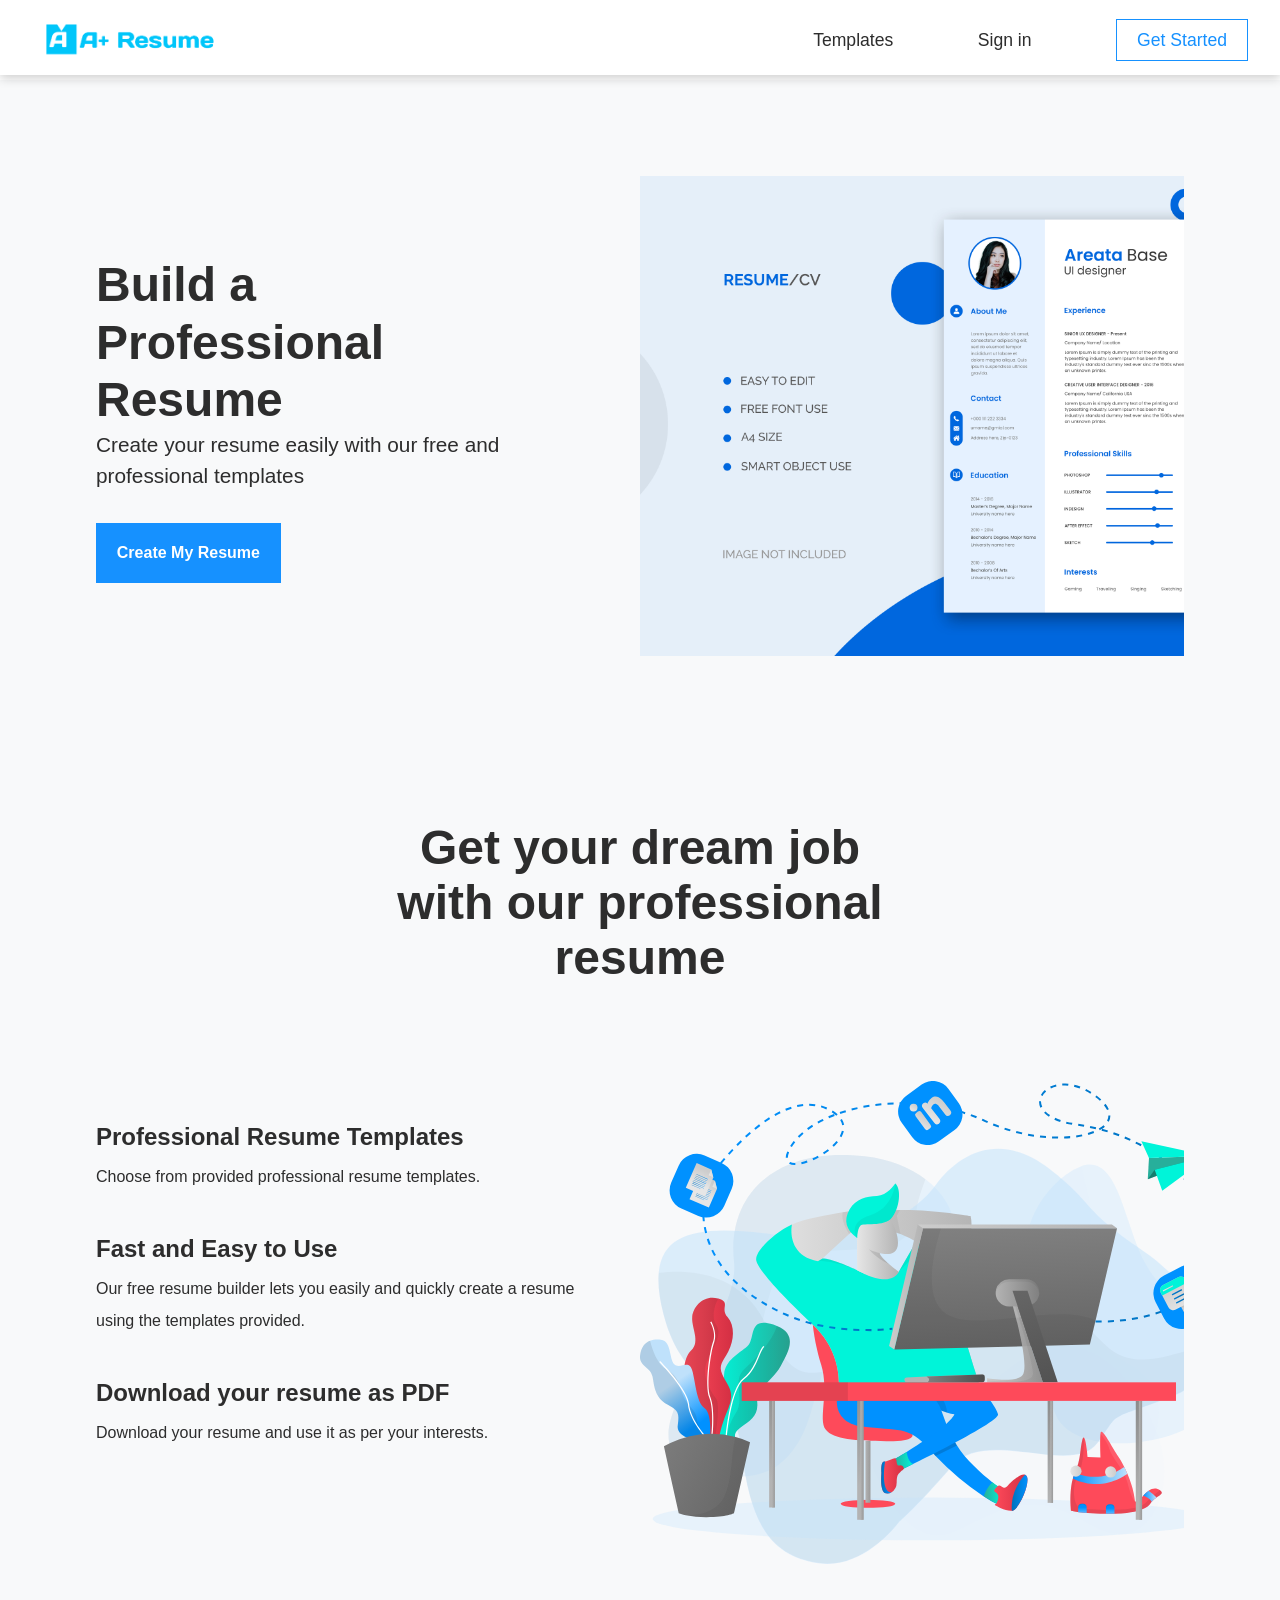
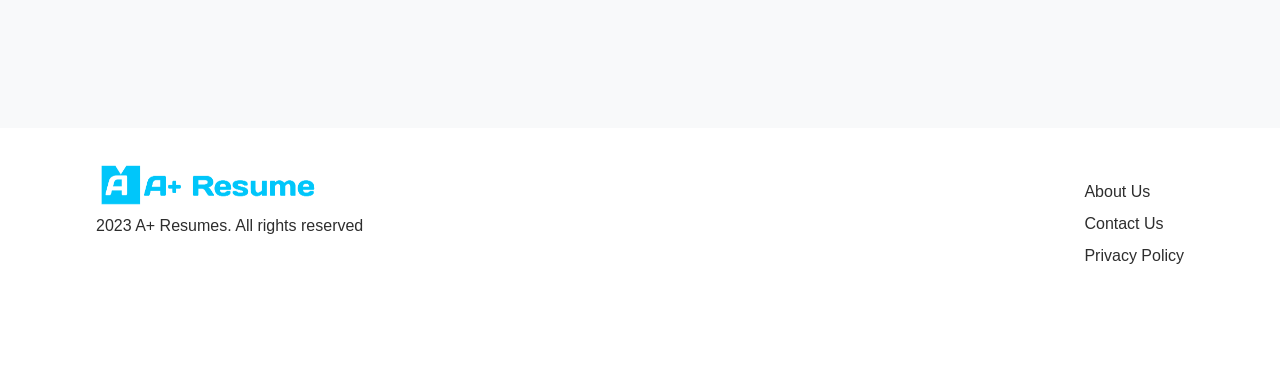
<file: index.html>
<!DOCTYPE html>
<html lang="en-us">
	<head>
		<meta charset="utf-8">
		<meta name="viewport" content="width=device-width, initial-scale=1.0">
		<title>A+ Resumes</title>
		<link href="./css/styles.css" rel="stylesheet">
	</head>
	<body>
		<!-- header section -->
		<header id="header">
			<div class="botton-box-shadow">
				<div class="header-container">
					<div class="logo-img">
						<img src="./imgs/logo.png" alt="A+ logo">
					</div>
					<div class="nav-bar">
						<ul>
							<li><a href="templates.html">Templates</a></li>
							<li><a href="#">Sign in</a></li>
							<li><a href="#" class="get-started-btn">Get Started</a></li>
						</ul>
					</div>
				</div>
			</div>
		</header>
		<!-- body section -->
		<section class="main">
			<div class="container">
				<div class="left-container">
					<div class="left-container-contents">
						<h1 class="head-text">Build a Professional Resume</h1>
						<p class="sub-text">Create your resume easily with our free and professional templates</p>
						<button class="create-resume-btn"><span>Create My Resume</span></button>
					</div>
				</div>
				<div class="right-container">
					<img class="showcase-img" src="./imgs/resume-image-3.jpg" alt="Resume image to showcase">
				</div>
			</div>
		</section>
		<section id="benefits">
			<div class="container">
				<div class="benefits-heading-container">
					<h2>Get your dream job with our professional resume</h2>
				</div>
				<div class="benefits-content-container">
					<div class="left-container">
						<div class="benefits-contents">
							<h3>Professional Resume Templates</h3>
							<p>Choose from provided professional resume templates.</p> 
						</div>
						<div class="benefits-contents">
							<h3>Fast and Easy to Use</h3>
							<p>Our free resume builder lets you easily and quickly create a resume using the templates provided.</p>
						</div>
						<div class="benefits-contents">
							<h3>Download your resume as PDF</h3>
							<p>Download your resume and use it as per your interests.</p>
						</div>
					</div>
				</div>
				<div class="right-container">
					<img src="./imgs/benefits.svg" alt="Image which shows the benefits of this resume builder">
				</div>
			</div>
		</section>
		<!--footer section -->
		<footer>
			<div class="container">
				<div class="footer-left">
					<img src="./imgs/logo.png" alt="A+ logo">
					<p>2023 A+ Resumes. All rights reserved</p>
				</div>
				<div class="footer-right">
					<a href="#">About Us</a><br>
					<a href="#">Contact Us</a><br>
					<a href="#">Privacy Policy</a>
				</div>
			</div>
		</footer>
	</body>
</html>
</file>
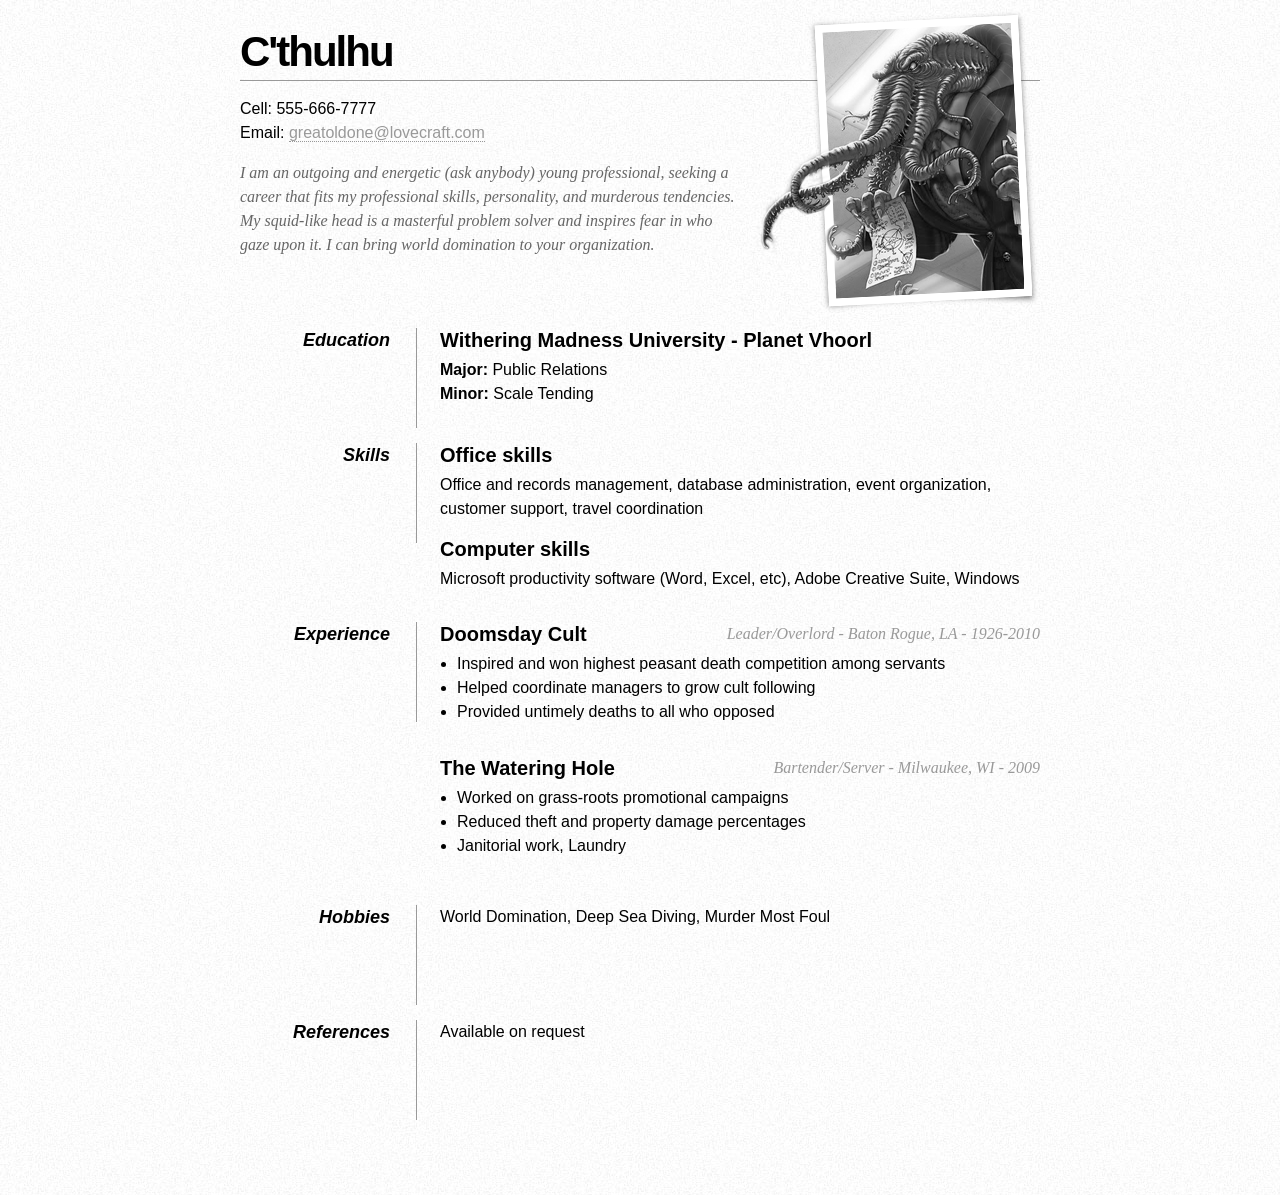
<file: resume-templates/OnePageResume/index.html>
<!DOCTYPE html PUBLIC "-//W3C//DTD XHTML 1.0 Strict//EN"
"http://www.w3.org/TR/xhtml1/DTD/xhtml1-strict.dtd">

<html xmlns="http://www.w3.org/1999/xhtml" xml:lang="en" lang="en">

<head>
     <meta http-equiv="Content-Type" content="text/html; charset=utf-8"/>

     <title>One Page Resume</title>

     <style type="text/css">
        * { margin: 0; padding: 0; }
        body { font: 16px Helvetica, Sans-Serif; line-height: 24px; background: url(images/noise.jpg); }
        .clear { clear: both; }
        #page-wrap { width: 800px; margin: 40px auto 60px; }
        #pic { float: right; margin: -30px 0 0 0; }
        h1 { margin: 0 0 16px 0; padding: 0 0 16px 0; font-size: 42px; font-weight: bold; letter-spacing: -2px; border-bottom: 1px solid #999; }
        h2 { font-size: 20px; margin: 0 0 6px 0; position: relative; }
        h2 span { position: absolute; bottom: 0; right: 0; font-style: italic; font-family: Georgia, Serif; font-size: 16px; color: #999; font-weight: normal; }
        p { margin: 0 0 16px 0; }
        a { color: #999; text-decoration: none; border-bottom: 1px dotted #999; }
        a:hover { border-bottom-style: solid; color: black; }
        ul { margin: 0 0 32px 17px; }
        #objective { width: 500px; float: left; }
        #objective p { font-family: Georgia, Serif; font-style: italic; color: #666; }
        dt { font-style: italic; font-weight: bold; font-size: 18px; text-align: right; padding: 0 26px 0 0; width: 150px; float: left; height: 100px; border-right: 1px solid #999;  }
        dd { width: 600px; float: right; }
        dd.clear { float: none; margin: 0; height: 15px; }
     </style>
</head>

<body>

    <div id="page-wrap">
    
        <img src="images/cthulu.png" alt="Photo of Cthulu" id="pic" />
    
        <div id="contact-info" class="vcard">
        
            <!-- Microformats! -->
        
            <h1 class="fn">C'thulhu</h1>
        
            <p>
                Cell: <span class="tel">555-666-7777</span><br />
                Email: <a class="email" href="mailto:greatoldone@lovecraft.com">greatoldone@lovecraft.com</a>
            </p>
        </div>
                
        <div id="objective">
            <p>
                I am an outgoing and energetic (ask anybody) young professional, seeking a 
                career that fits my professional skills, personality, and murderous tendencies. 
                My squid-like head is a masterful problem solver and inspires fear in who gaze upon it. 
                I can bring world domination to your organization. 
            </p>
        </div>
        
        <div class="clear"></div>
        
        <dl>
            <dd class="clear"></dd>
            
            <dt>Education</dt>
            <dd>
                <h2>Withering Madness University - Planet Vhoorl</h2>
                <p><strong>Major:</strong> Public Relations<br />
                   <strong>Minor:</strong> Scale Tending</p>
            </dd>
            
            <dd class="clear"></dd>
            
            <dt>Skills</dt>
            <dd>
                <h2>Office skills</h2>
                <p>Office and records management, database administration, event organization, customer support, travel coordination</p>
                
                <h2>Computer skills</h2>
                <p>Microsoft productivity software (Word, Excel, etc), Adobe Creative Suite, Windows</p>
            </dd>
            
            <dd class="clear"></dd>
            
            <dt>Experience</dt>
            <dd>
                <h2>Doomsday Cult <span>Leader/Overlord - Baton Rogue, LA - 1926-2010</span></h2>
                <ul>
                    <li>Inspired and won highest peasant death competition among servants</li>
                    <li>Helped coordinate managers to grow cult following</li>
                    <li>Provided untimely deaths to all who opposed</li>
                </ul>
                
                <h2>The Watering Hole <span>Bartender/Server - Milwaukee, WI - 2009</span></h2>
                <ul>
                    <li>Worked on grass-roots promotional campaigns</li>
                    <li>Reduced theft and property damage percentages</li>
                    <li>Janitorial work, Laundry</li>
                </ul> 
            </dd>
            
            <dd class="clear"></dd>
            
            <dt>Hobbies</dt>
            <dd>World Domination, Deep Sea Diving, Murder Most Foul</dd>
            
            <dd class="clear"></dd>
            
            <dt>References</dt>
            <dd>Available on request</dd>
            
            <dd class="clear"></dd>
        </dl>
        
        <div class="clear"></div>
    
    </div>

</body>

</html>
</file>
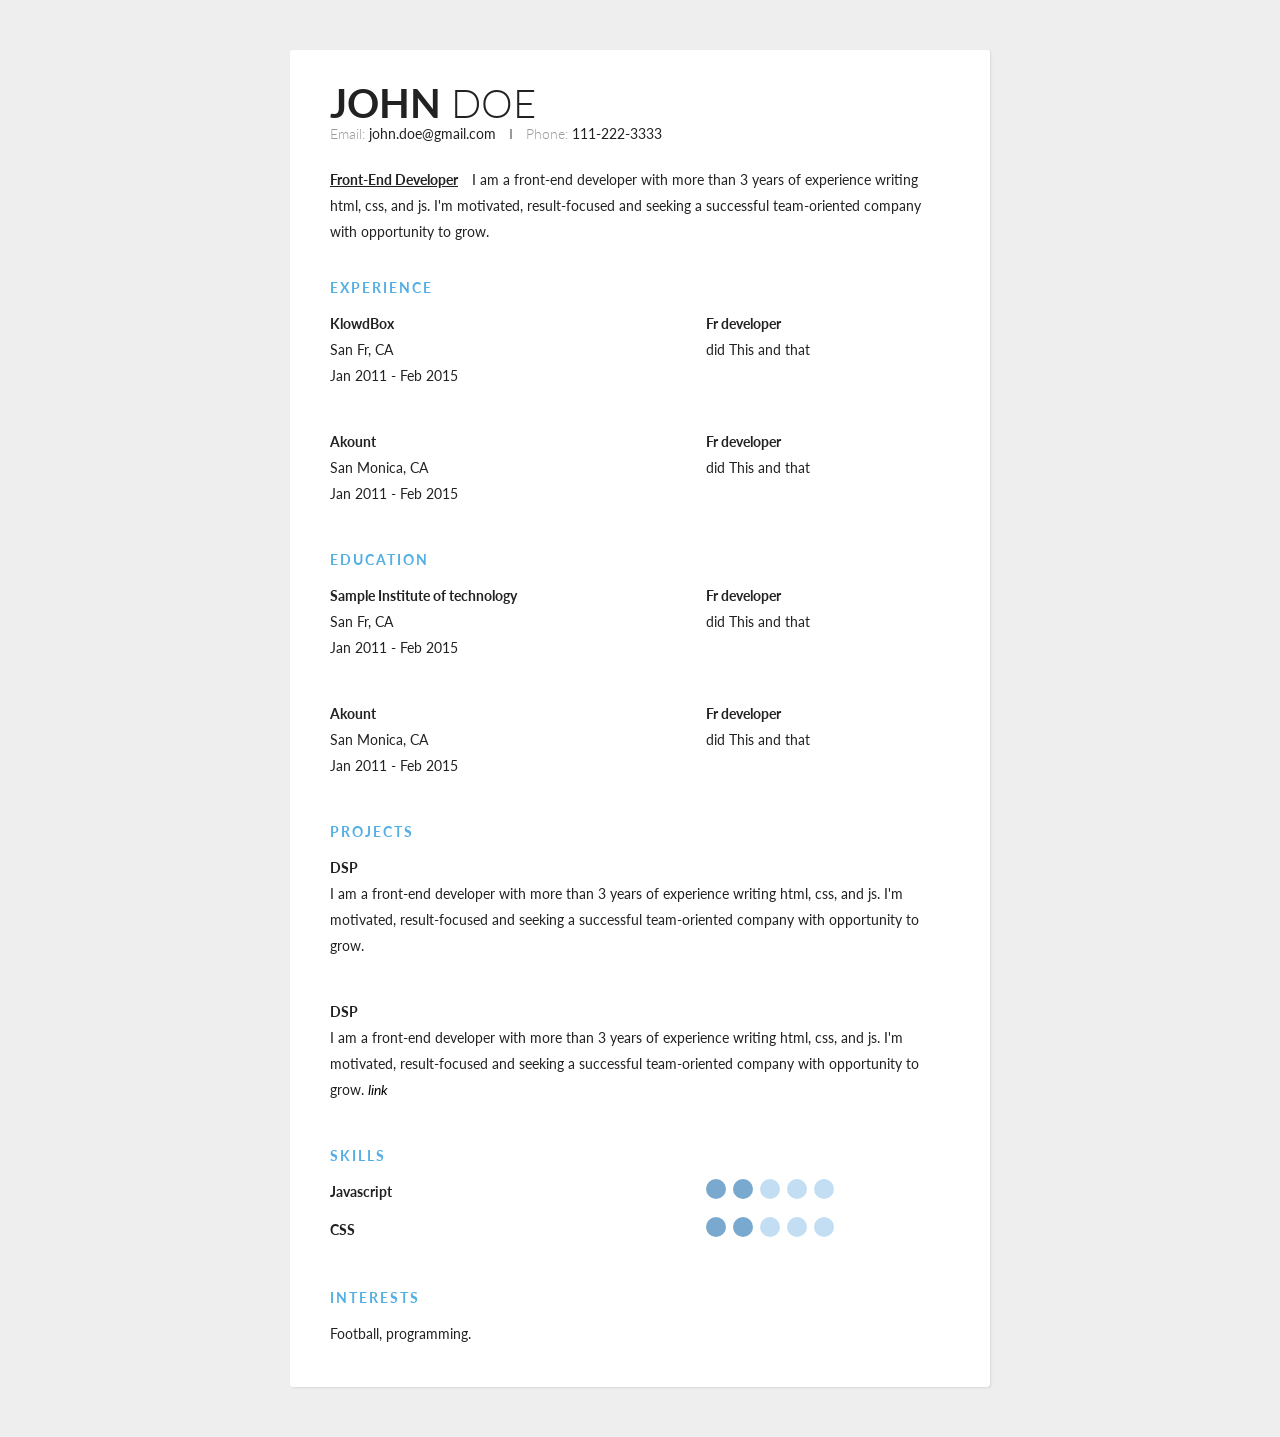
<file: resume-templates/resume-template-1/index.html>
<!DOCTYPE html>

<html>
<head>
  <meta charset="utf-8">
  <meta name="viewport" content="width=device-width, initial-scale=1.0">
  <title>Resume template</title>
  <link rel="stylesheet" href="styles.css">
</head>
<body>
  <link href='https://fonts.googleapis.com/css?family=Lato:400,300,700' rel='stylesheet' type='text/css'>

<div class="container">
  <div class="header">
    <div class="full-name">
      <span class="first-name">John</span> 
      <span class="last-name">Doe</span>
    </div>
    <div class="contact-info">
      <span class="email">Email: </span>
      <span class="email-val">john.doe@gmail.com</span>
      <span class="separator"></span>
      <span class="phone">Phone: </span>
      <span class="phone-val">111-222-3333</span>
    </div>
    
    <div class="about">
      <span class="position">Front-End Developer </span>
      <span class="desc">
        I am a front-end developer with more than 3 years of experience writing html, css, and js. I'm motivated, result-focused and seeking a successful team-oriented company with opportunity to grow. 
      </span>
    </div>
  </div>
   <div class="details">
    <div class="section">
      <div class="section__title">Experience</div>
      <div class="section__list">
        <div class="section__list-item">
          <div class="left">
            <div class="name">KlowdBox</div>
            <div class="addr">San Fr, CA</div>
            <div class="duration">Jan 2011 - Feb 2015</div>
          </div>
          <div class="right">
            <div class="name">Fr developer</div>
            <div class="desc">did This and that</div>
          </div>
        </div>
                <div class="section__list-item">
          <div class="left">
            <div class="name">Akount</div>
            <div class="addr">San Monica, CA</div>
            <div class="duration">Jan 2011 - Feb 2015</div>
          </div>
          <div class="right">
            <div class="name">Fr developer</div>
            <div class="desc">did This and that</div>
          </div>
        </div>

      </div>
    </div>
    <div class="section">
      <div class="section__title">Education</div>
      <div class="section__list">
        <div class="section__list-item">
          <div class="left">
            <div class="name">Sample Institute of technology</div>
            <div class="addr">San Fr, CA</div>
            <div class="duration">Jan 2011 - Feb 2015</div>
          </div>
          <div class="right">
            <div class="name">Fr developer</div>
            <div class="desc">did This and that</div>
          </div>
        </div>
        <div class="section__list-item">
          <div class="left">
            <div class="name">Akount</div>
            <div class="addr">San Monica, CA</div>
            <div class="duration">Jan 2011 - Feb 2015</div>
          </div>
          <div class="right">
            <div class="name">Fr developer</div>
            <div class="desc">did This and that</div>
          </div>
        </div>

      </div>
      
  </div>
     <div class="section">
      <div class="section__title">Projects</div> 
       <div class="section__list">
         <div class="section__list-item">
           <div class="name">DSP</div>
           <div class="text">I am a front-end developer with more than 3 years of experience writing html, css, and js. I'm motivated, result-focused and seeking a successful team-oriented company with opportunity to grow.</div>
         </div>
         
         <div class="section__list-item">
                    <div class="name">DSP</div>
           <div class="text">I am a front-end developer with more than 3 years of experience writing html, css, and js. I'm motivated, result-focused and seeking a successful team-oriented company with opportunity to grow. <a href="/login">link</a>
           </div>
         </div>
       </div>
    </div>
     <div class="section">
       <div class="section__title">Skills</div>
       <div class="skills">
         <div class="skills__item">
           <div class="left"><div class="name">
             Javascript
             </div></div>
           <div class="right">
                          <input  id="ck1" type="checkbox" checked/>

             <label for="ck1"></label>
                          <input id="ck2" type="checkbox" checked/>

              <label for="ck2"></label>
                         <input id="ck3" type="checkbox" />

              <label for="ck3"></label>
                           <input id="ck4" type="checkbox" />
            <label for="ck4"></label>
                          <input id="ck5" type="checkbox" />
              <label for="ck5"></label>

           </div>
         </div>
         
       </div>
       <div class="skills__item">
           <div class="left"><div class="name">
             CSS</div></div>
           <div class="right">
                          <input  id="ck1" type="checkbox" checked/>

             <label for="ck1"></label>
                          <input id="ck2" type="checkbox" checked/>

              <label for="ck2"></label>
                         <input id="ck3" type="checkbox" />

              <label for="ck3"></label>
                           <input id="ck4" type="checkbox" />
            <label for="ck4"></label>
                          <input id="ck5" type="checkbox" />
              <label for="ck5"></label>

           </div>
         </div>
         
       </div>
     <div class="section">
     <div class="section__title">
       Interests
       </div>
       <div class="section__list">
         <div class="section__list-item">
                  Football, programming.
          </div>
       </div>
     </div>
     </div>
  </div>
</div>
</body>
</html>
</file>
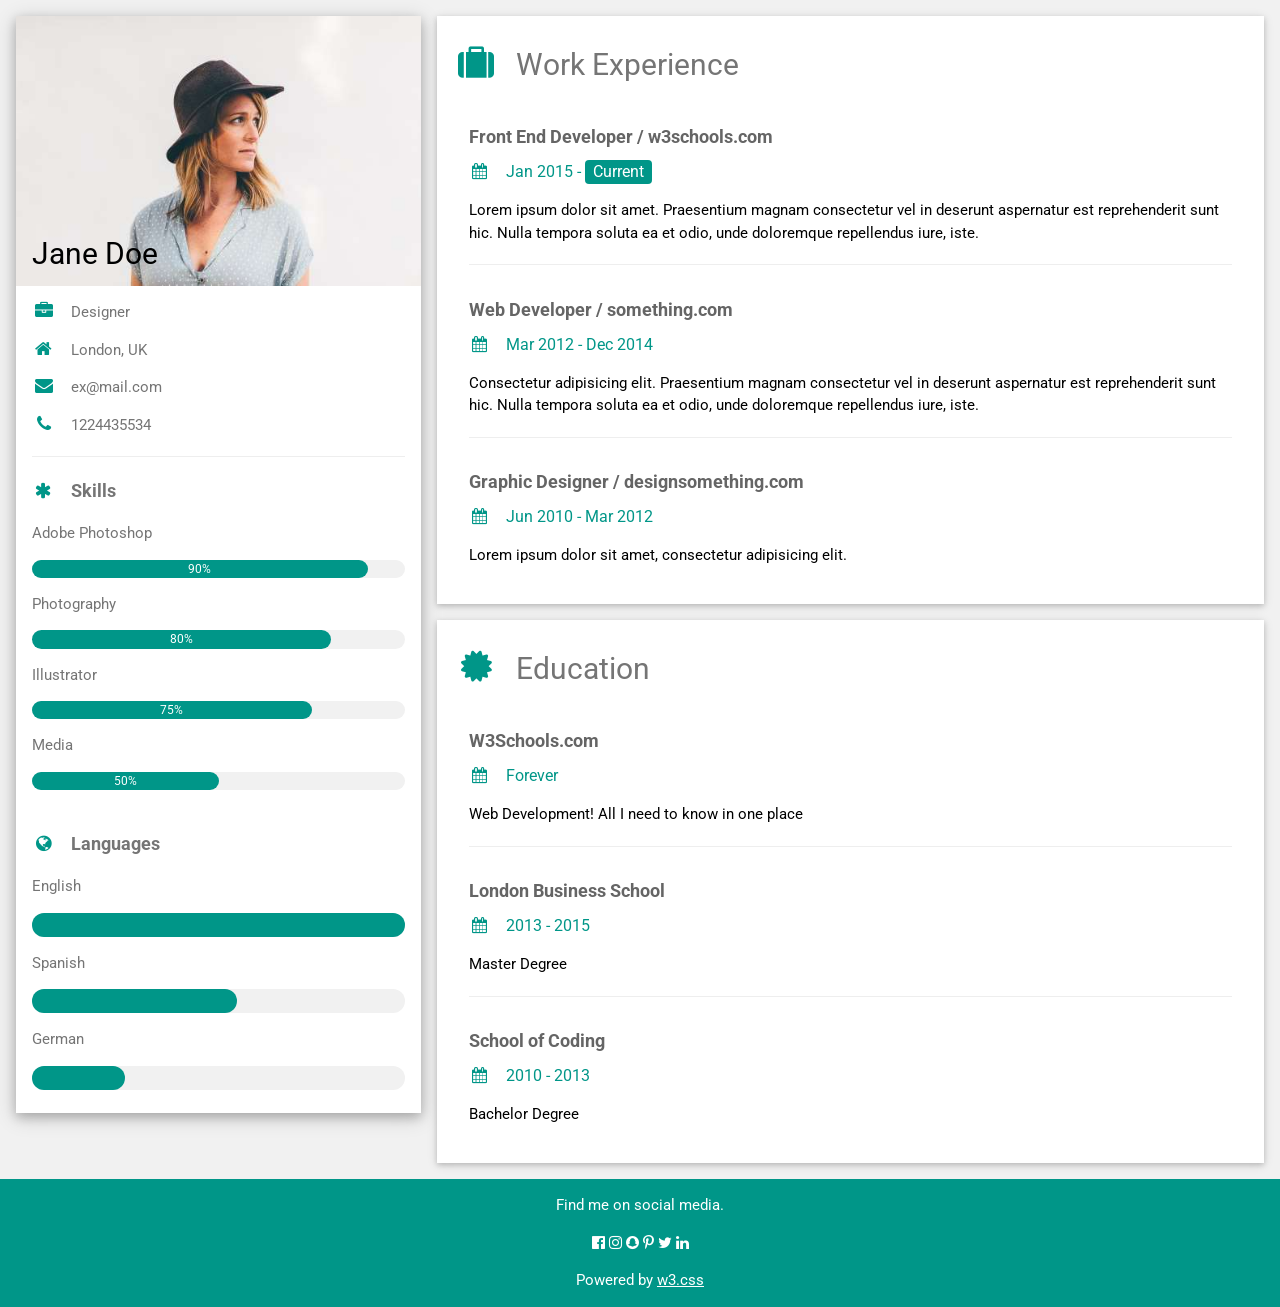
<file: resume-templates/resume-template-2/index.html>
<!DOCTYPE html>
<html>
<head>
<title>W3.CSS Template</title>
<meta charset="UTF-8">
<meta name="viewport" content="width=device-width, initial-scale=1">
<link rel="stylesheet" href="https://www.w3schools.com/w3css/4/w3.css">
<link rel='stylesheet' href='https://fonts.googleapis.com/css?family=Roboto'>
<link rel="stylesheet" href="https://cdnjs.cloudflare.com/ajax/libs/font-awesome/4.7.0/css/font-awesome.min.css">
<style>
html,body,h1,h2,h3,h4,h5,h6 {font-family: "Roboto", sans-serif}
</style>
</head>
<body class="w3-light-grey">

<!-- Page Container -->
<div class="w3-content w3-margin-top" style="max-width:1400px;">

  <!-- The Grid -->
  <div class="w3-row-padding">
  
    <!-- Left Column -->
    <div class="w3-third">
    
      <div class="w3-white w3-text-grey w3-card-4">
        <div class="w3-display-container">
          <img src="avatar_hat.jpg" style="width:100%" alt="Avatar">
          <div class="w3-display-bottomleft w3-container w3-text-black">
            <h2>Jane Doe</h2>
          </div>
        </div>
        <div class="w3-container">
          <p><i class="fa fa-briefcase fa-fw w3-margin-right w3-large w3-text-teal"></i>Designer</p>
          <p><i class="fa fa-home fa-fw w3-margin-right w3-large w3-text-teal"></i>London, UK</p>
          <p><i class="fa fa-envelope fa-fw w3-margin-right w3-large w3-text-teal"></i>ex@mail.com</p>
          <p><i class="fa fa-phone fa-fw w3-margin-right w3-large w3-text-teal"></i>1224435534</p>
          <hr>

          <p class="w3-large"><b><i class="fa fa-asterisk fa-fw w3-margin-right w3-text-teal"></i>Skills</b></p>
          <p>Adobe Photoshop</p>
          <div class="w3-light-grey w3-round-xlarge w3-small">
            <div class="w3-container w3-center w3-round-xlarge w3-teal" style="width:90%">90%</div>
          </div>
          <p>Photography</p>
          <div class="w3-light-grey w3-round-xlarge w3-small">
            <div class="w3-container w3-center w3-round-xlarge w3-teal" style="width:80%">
              <div class="w3-center w3-text-white">80%</div>
            </div>
          </div>
          <p>Illustrator</p>
          <div class="w3-light-grey w3-round-xlarge w3-small">
            <div class="w3-container w3-center w3-round-xlarge w3-teal" style="width:75%">75%</div>
          </div>
          <p>Media</p>
          <div class="w3-light-grey w3-round-xlarge w3-small">
            <div class="w3-container w3-center w3-round-xlarge w3-teal" style="width:50%">50%</div>
          </div>
          <br>

          <p class="w3-large w3-text-theme"><b><i class="fa fa-globe fa-fw w3-margin-right w3-text-teal"></i>Languages</b></p>
          <p>English</p>
          <div class="w3-light-grey w3-round-xlarge">
            <div class="w3-round-xlarge w3-teal" style="height:24px;width:100%"></div>
          </div>
          <p>Spanish</p>
          <div class="w3-light-grey w3-round-xlarge">
            <div class="w3-round-xlarge w3-teal" style="height:24px;width:55%"></div>
          </div>
          <p>German</p>
          <div class="w3-light-grey w3-round-xlarge">
            <div class="w3-round-xlarge w3-teal" style="height:24px;width:25%"></div>
          </div>
          <br>
        </div>
      </div><br>

    <!-- End Left Column -->
    </div>

    <!-- Right Column -->
    <div class="w3-twothird">
    
      <div class="w3-container w3-card w3-white w3-margin-bottom">
        <h2 class="w3-text-grey w3-padding-16"><i class="fa fa-suitcase fa-fw w3-margin-right w3-xxlarge w3-text-teal"></i>Work Experience</h2>
        <div class="w3-container">
          <h5 class="w3-opacity"><b>Front End Developer / w3schools.com</b></h5>
          <h6 class="w3-text-teal"><i class="fa fa-calendar fa-fw w3-margin-right"></i>Jan 2015 - <span class="w3-tag w3-teal w3-round">Current</span></h6>
          <p>Lorem ipsum dolor sit amet. Praesentium magnam consectetur vel in deserunt aspernatur est reprehenderit sunt hic. Nulla tempora soluta ea et odio, unde doloremque repellendus iure, iste.</p>
          <hr>
        </div>
        <div class="w3-container">
          <h5 class="w3-opacity"><b>Web Developer / something.com</b></h5>
          <h6 class="w3-text-teal"><i class="fa fa-calendar fa-fw w3-margin-right"></i>Mar 2012 - Dec 2014</h6>
          <p>Consectetur adipisicing elit. Praesentium magnam consectetur vel in deserunt aspernatur est reprehenderit sunt hic. Nulla tempora soluta ea et odio, unde doloremque repellendus iure, iste.</p>
          <hr>
        </div>
        <div class="w3-container">
          <h5 class="w3-opacity"><b>Graphic Designer / designsomething.com</b></h5>
          <h6 class="w3-text-teal"><i class="fa fa-calendar fa-fw w3-margin-right"></i>Jun 2010 - Mar 2012</h6>
          <p>Lorem ipsum dolor sit amet, consectetur adipisicing elit. </p><br>
        </div>
      </div>

      <div class="w3-container w3-card w3-white">
        <h2 class="w3-text-grey w3-padding-16"><i class="fa fa-certificate fa-fw w3-margin-right w3-xxlarge w3-text-teal"></i>Education</h2>
        <div class="w3-container">
          <h5 class="w3-opacity"><b>W3Schools.com</b></h5>
          <h6 class="w3-text-teal"><i class="fa fa-calendar fa-fw w3-margin-right"></i>Forever</h6>
          <p>Web Development! All I need to know in one place</p>
          <hr>
        </div>
        <div class="w3-container">
          <h5 class="w3-opacity"><b>London Business School</b></h5>
          <h6 class="w3-text-teal"><i class="fa fa-calendar fa-fw w3-margin-right"></i>2013 - 2015</h6>
          <p>Master Degree</p>
          <hr>
        </div>
        <div class="w3-container">
          <h5 class="w3-opacity"><b>School of Coding</b></h5>
          <h6 class="w3-text-teal"><i class="fa fa-calendar fa-fw w3-margin-right"></i>2010 - 2013</h6>
          <p>Bachelor Degree</p><br>
        </div>
      </div>

    <!-- End Right Column -->
    </div>
    
  <!-- End Grid -->
  </div>
  
  <!-- End Page Container -->
</div>

<footer class="w3-container w3-teal w3-center w3-margin-top">
  <p>Find me on social media.</p>
  <i class="fa fa-facebook-official w3-hover-opacity"></i>
  <i class="fa fa-instagram w3-hover-opacity"></i>
  <i class="fa fa-snapchat w3-hover-opacity"></i>
  <i class="fa fa-pinterest-p w3-hover-opacity"></i>
  <i class="fa fa-twitter w3-hover-opacity"></i>
  <i class="fa fa-linkedin w3-hover-opacity"></i>
  <p>Powered by <a href="https://www.w3schools.com/w3css/default.asp" target="_blank">w3.css</a></p>
</footer>

</body>
</html>
</file>
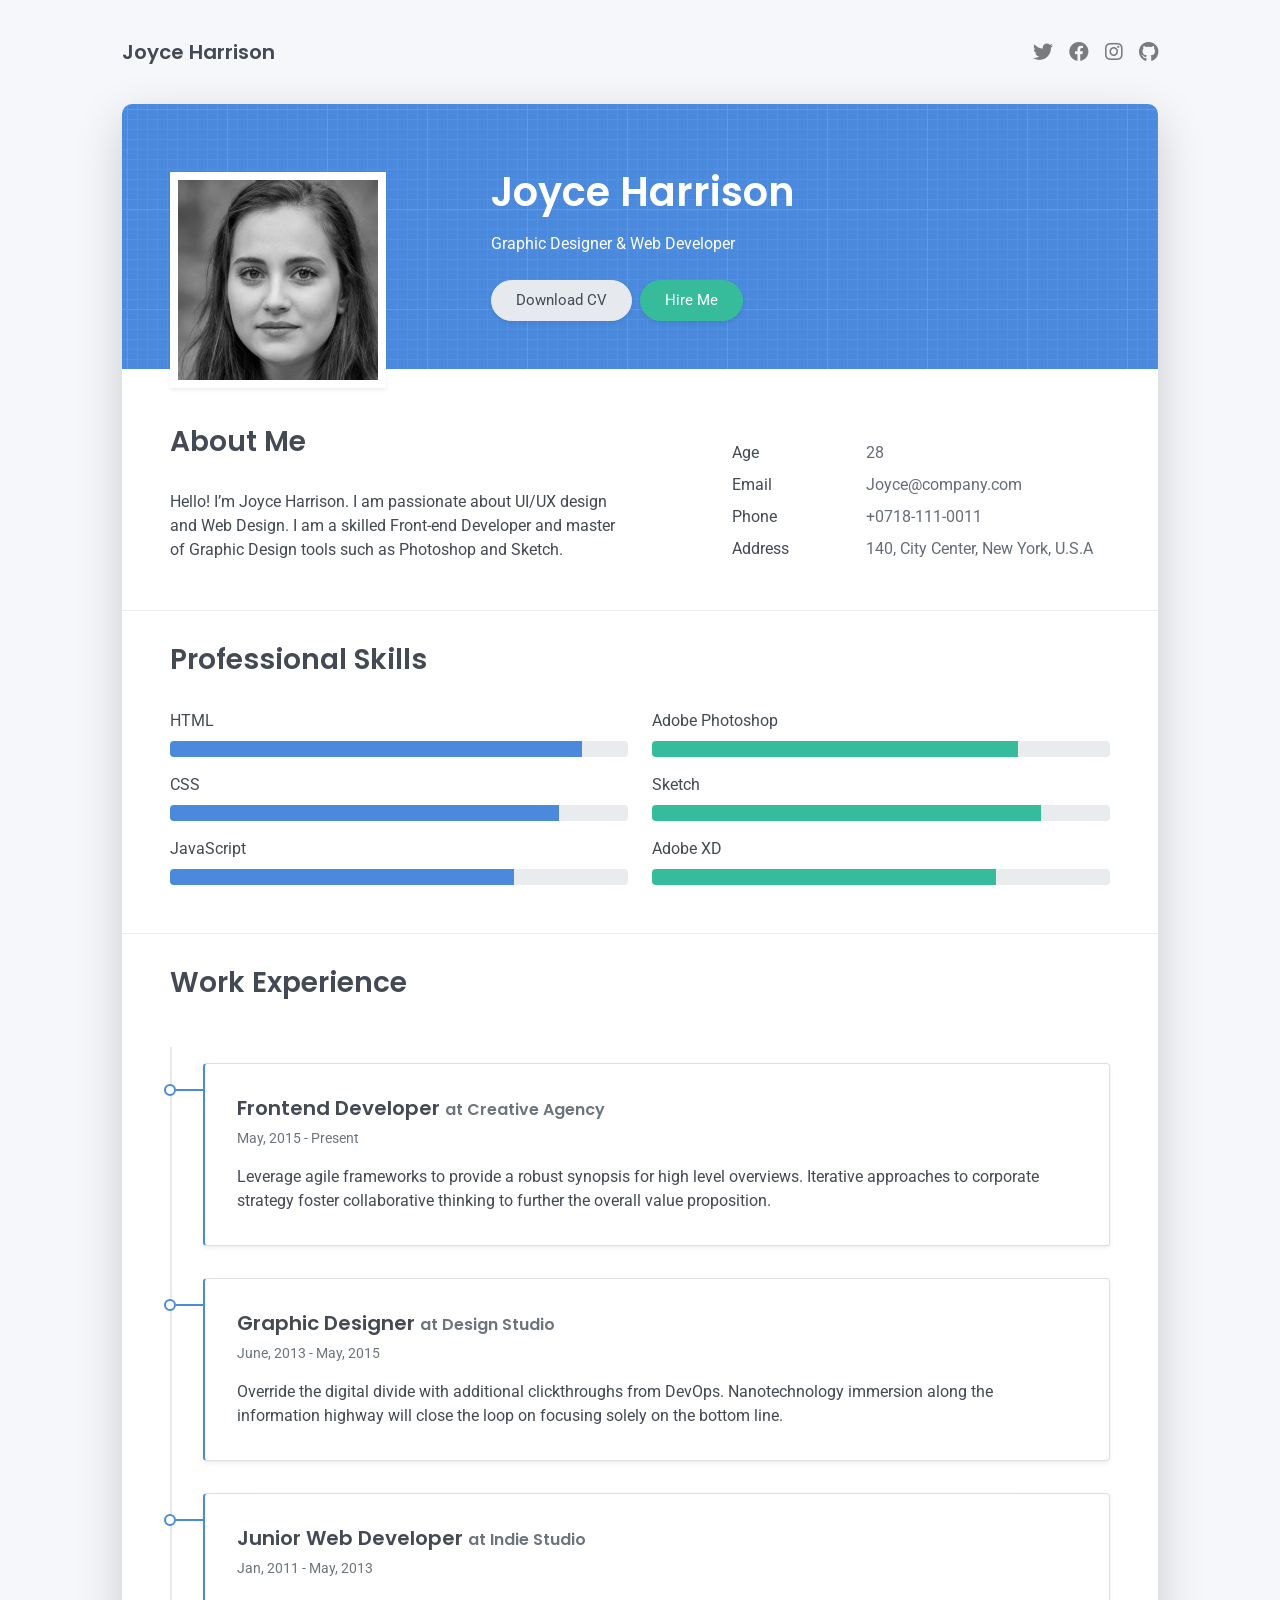
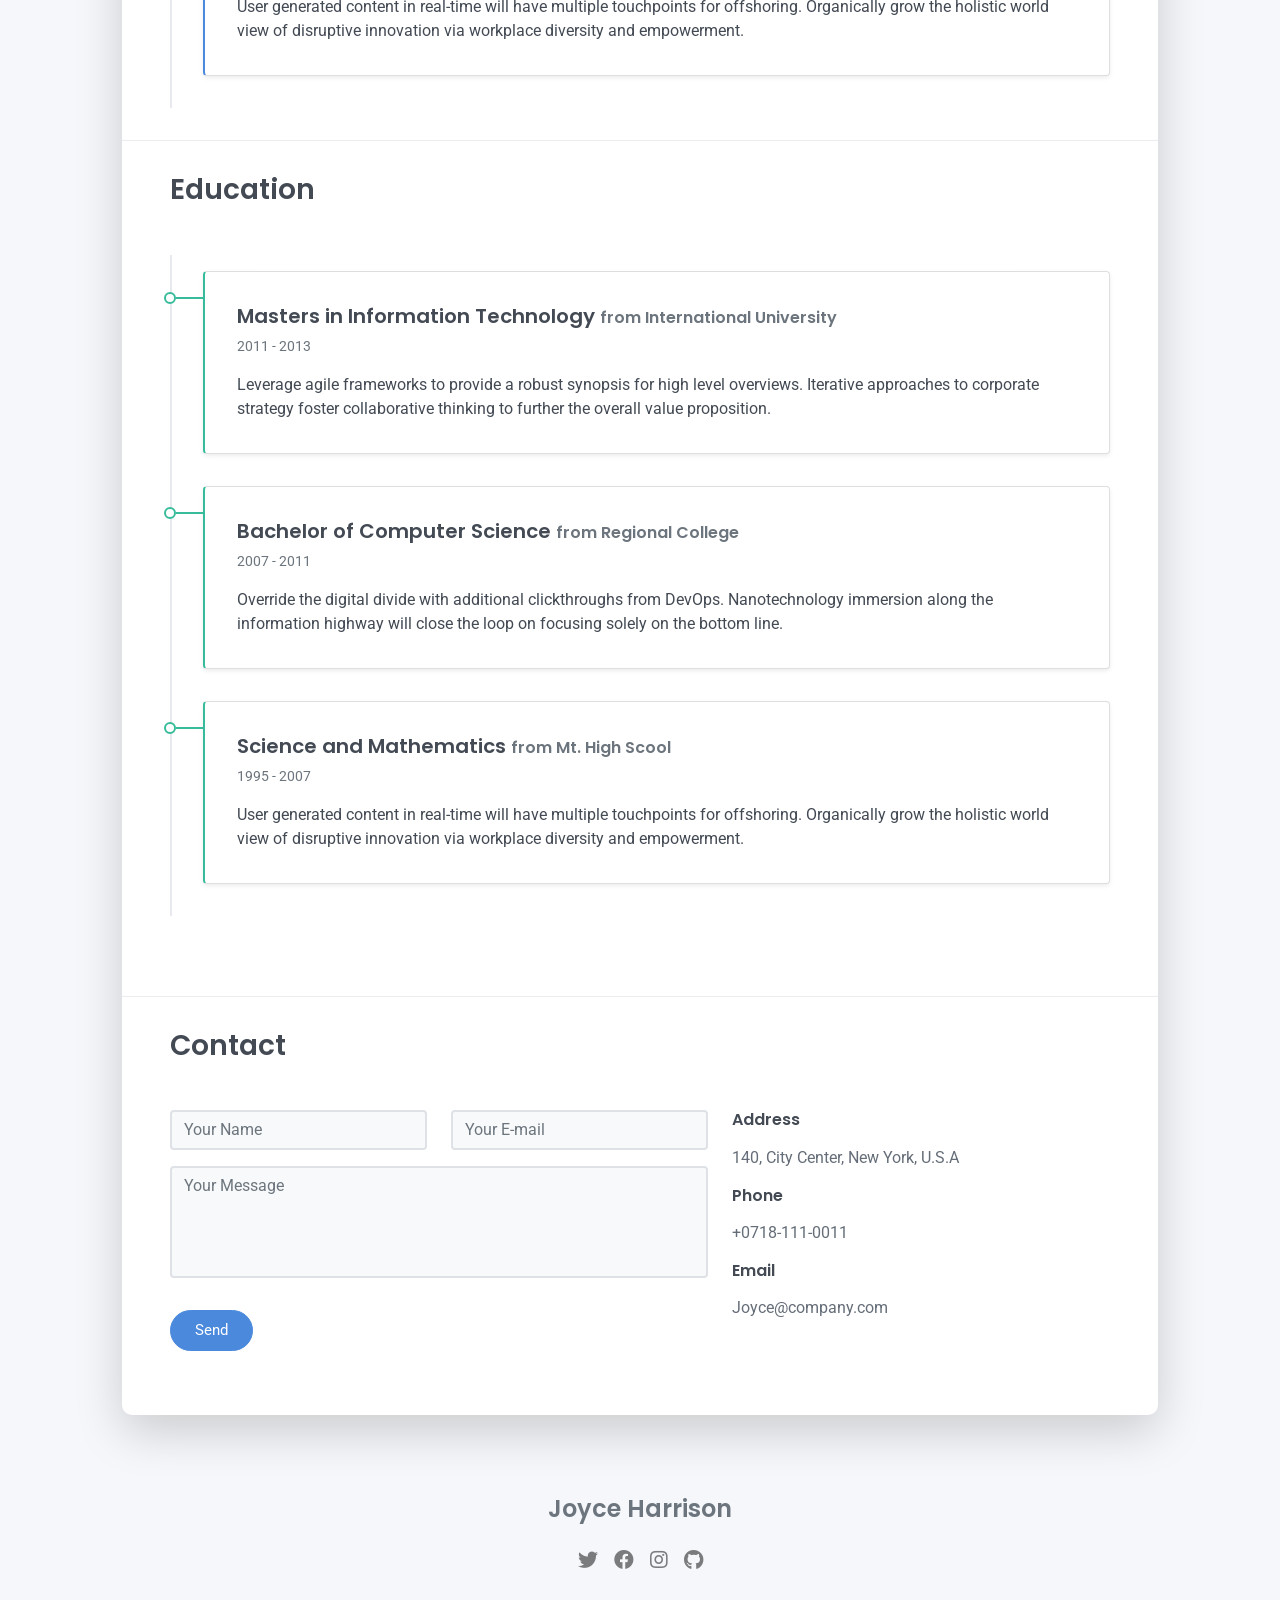
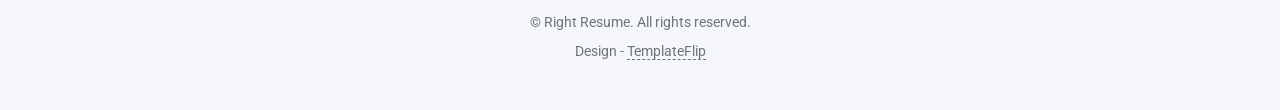
<file: resume-templates/right-resume_free_1-2-0/index.html>
<!DOCTYPE html>
<html lang="en-US">
  <head>
    <meta charset="UTF-8">
    <meta http-equiv="X-UA-Compatible" content="IE=edge">
    <meta name="viewport" content="width=device-width, initial-scale=1">
    <title>Right Resume</title>
    <link rel="preconnect" href="https://fonts.gstatic.com" crossorigin="crossorigin"/>
    <link rel="preload" as="style" href="https://fonts.googleapis.com/css2?family=Poppins:wght@600&amp;family=Roboto:wght@300;400;500;700&amp;display=swap"/>
    <link rel="stylesheet" href="https://fonts.googleapis.com/css2?family=Poppins:wght@600&amp;family=Roboto:wght@300;400;500;700&amp;display=swap" media="print" onload="this.media='all'"/>
    <noscript>
      <link rel="stylesheet" href="https://fonts.googleapis.com/css2?family=Poppins:wght@600&amp;family=Roboto:wght@300;400;500;700&amp;display=swap"/>
    </noscript>
    <link href="css/font-awesome/css/all.min.css?ver=1.2.0" rel="stylesheet">
    <link href="css/bootstrap.min.css?ver=1.2.0" rel="stylesheet">
    <link href="css/aos.css?ver=1.2.0" rel="stylesheet">
    <link href="css/main.css?ver=1.2.0" rel="stylesheet">
    <noscript>
      <style type="text/css">
        [data-aos] {
            opacity: 1 !important;
            transform: translate(0) scale(1) !important;
        }
      </style>
    </noscript>
  </head>
  <body id="top">
    <header class="d-print-none">
      <div class="container text-center text-lg-left">
        <div class="py-3 clearfix">
          <h1 class="site-title mb-0">Joyce Harrison</h1>
          <div class="site-nav">
            <nav role="navigation">
              <ul class="nav justify-content-center">
                <li class="nav-item"><a class="nav-link" href="https://twitter.com/templateflip" title="Twitter"><i class="fab fa-twitter"></i><span class="menu-title sr-only">Twitter</span></a>
                </li>
                <li class="nav-item"><a class="nav-link" href="https://www.facebook.com/templateflip" title="Facebook"><i class="fab fa-facebook"></i><span class="menu-title sr-only">Facebook</span></a>
                </li>
                <li class="nav-item"><a class="nav-link" href="https://www.instagram.com/templateflip" title="Instagram"><i class="fab fa-instagram"></i><span class="menu-title sr-only">Instagram</span></a>
                </li>
                <li class="nav-item"><a class="nav-link" href="https://github.com/templateflip" title="Github"><i class="fab fa-github"></i><span class="menu-title sr-only">Github</span></a>
                </li>
              </ul>
            </nav>
          </div>
        </div>
      </div>
    </header>
    <div class="page-content">
      <div class="container">
<div class="cover shadow-lg bg-white">
  <div class="cover-bg p-3 p-lg-4 text-white">
    <div class="row">
      <div class="col-lg-4 col-md-5">
        <div class="avatar hover-effect bg-white shadow-sm p-1"><img src="images/avatar.jpg" width="200" height="200"/></div>
      </div>
      <div class="col-lg-8 col-md-7 text-center text-md-start">
        <h2 class="h1 mt-2" data-aos="fade-left" data-aos-delay="0">Joyce Harrison</h2>
        <p data-aos="fade-left" data-aos-delay="100">Graphic Designer & Web Developer</p>
        <div class="d-print-none" data-aos="fade-left" data-aos-delay="200"><a class="btn btn-light text-dark shadow-sm mt-1 me-1" href="right-resume.pdf" target="_blank">Download CV</a><a class="btn btn-success shadow-sm mt-1" href="#contact">Hire Me</a></div>
      </div>
    </div>
  </div>
  <div class="about-section pt-4 px-3 px-lg-4 mt-1">
    <div class="row">
      <div class="col-md-6">
        <h2 class="h3 mb-3">About Me</h2>
        <p>Hello! I’m Joyce Harrison. I am passionate about UI/UX design and Web Design. I am a skilled Front-end Developer and master of Graphic Design tools such as Photoshop and Sketch.</p>
      </div>
      <div class="col-md-5 offset-md-1">
        <div class="row mt-2">
          <div class="col-sm-4">
            <div class="pb-1">Age</div>
          </div>
          <div class="col-sm-8">
            <div class="pb-1 text-secondary">28</div>
          </div>
          <div class="col-sm-4">
            <div class="pb-1">Email</div>
          </div>
          <div class="col-sm-8">
            <div class="pb-1 text-secondary">Joyce@company.com</div>
          </div>
          <div class="col-sm-4">
            <div class="pb-1">Phone</div>
          </div>
          <div class="col-sm-8">
            <div class="pb-1 text-secondary">+0718-111-0011</div>
          </div>
          <div class="col-sm-4">
            <div class="pb-1">Address</div>
          </div>
          <div class="col-sm-8">
            <div class="pb-1 text-secondary">140, City Center, New York, U.S.A</div>
          </div>
        </div>
      </div>
    </div>
  </div>
  <hr class="d-print-none"/>
  <div class="skills-section px-3 px-lg-4">
    <h2 class="h3 mb-3">Professional Skills</h2>
    <div class="row">
      <div class="col-md-6">
        <div class="mb-2"><span>HTML</span>
          <div class="progress my-1">
            <div class="progress-bar bg-primary" role="progressbar" data-aos="zoom-in-right" data-aos-delay="100" data-aos-anchor=".skills-section" style="width: 90%" aria-valuenow="90" aria-valuemin="0" aria-valuemax="100"></div>
          </div>
        </div>
        <div class="mb-2"><span>CSS</span>
          <div class="progress my-1">
            <div class="progress-bar bg-primary" role="progressbar" data-aos="zoom-in-right" data-aos-delay="200" data-aos-anchor=".skills-section" style="width: 85%" aria-valuenow="85" aria-valuemin="0" aria-valuemax="100"></div>
          </div>
        </div>
        <div class="mb-2"><span>JavaScript</span>
          <div class="progress my-1">
            <div class="progress-bar bg-primary" role="progressbar" data-aos="zoom-in-right" data-aos-delay="300" data-aos-anchor=".skills-section" style="width: 75%" aria-valuenow="75" aria-valuemin="0" aria-valuemax="100"></div>
          </div>
        </div>
      </div>
      <div class="col-md-6">
        <div class="mb-2"><span>Adobe Photoshop</span>
          <div class="progress my-1">
            <div class="progress-bar bg-success" role="progressbar" data-aos="zoom-in-right" data-aos-delay="400" data-aos-anchor=".skills-section" style="width: 80%" aria-valuenow="90" aria-valuemin="0" aria-valuemax="100"></div>
          </div>
        </div>
        <div class="mb-2"><span>Sketch</span>
          <div class="progress my-1">
            <div class="progress-bar bg-success" role="progressbar" data-aos="zoom-in-right" data-aos-delay="500" data-aos-anchor=".skills-section" style="width: 85%" aria-valuenow="85" aria-valuemin="0" aria-valuemax="100"></div>
          </div>
        </div>
        <div class="mb-2"><span>Adobe XD</span>
          <div class="progress my-1">
            <div class="progress-bar bg-success" role="progressbar" data-aos="zoom-in-right" data-aos-delay="600" data-aos-anchor=".skills-section" style="width: 75%" aria-valuenow="75" aria-valuemin="0" aria-valuemax="100"></div>
          </div>
        </div>
      </div>
    </div>
  </div>
  <hr class="d-print-none"/>
  <div class="work-experience-section px-3 px-lg-4">
    <h2 class="h3 mb-4">Work Experience</h2>
    <div class="timeline">
      <div class="timeline-card timeline-card-primary card shadow-sm">
        <div class="card-body">
          <div class="h5 mb-1">Frontend Developer <span class="text-muted h6">at Creative Agency</span></div>
          <div class="text-muted text-small mb-2">May, 2015 - Present</div>
          <div>Leverage agile frameworks to provide a robust synopsis for high level overviews. Iterative approaches to corporate strategy foster collaborative thinking to further the overall value proposition.</div>
        </div>
      </div>
      <div class="timeline-card timeline-card-primary card shadow-sm">
        <div class="card-body">
          <div class="h5 mb-1">Graphic Designer <span class="text-muted h6">at Design Studio</span></div>
          <div class="text-muted text-small mb-2">June, 2013 - May, 2015</div>
          <div>Override the digital divide with additional clickthroughs from DevOps. Nanotechnology immersion along the information highway will close the loop on focusing solely on the bottom line.</div>
        </div>
      </div>
      <div class="timeline-card timeline-card-primary card shadow-sm">
        <div class="card-body">
          <div class="h5 mb-1">Junior Web Developer <span class="text-muted h6">at Indie Studio</span></div>
          <div class="text-muted text-small mb-2">Jan, 2011 - May, 2013</div>
          <div>User generated content in real-time will have multiple touchpoints for offshoring. Organically grow the holistic world view of disruptive innovation via workplace diversity and empowerment.</div>
        </div>
      </div>
    </div>
  </div>
  <hr class="d-print-none"/>
  <div class="page-break"></div>
  <div class="education-section px-3 px-lg-4 pb-4">
    <h2 class="h3 mb-4">Education</h2>
    <div class="timeline">
      <div class="timeline-card timeline-card-success card shadow-sm">
        <div class="card-body">
          <div class="h5 mb-1">Masters in Information Technology <span class="text-muted h6">from International University</span></div>
          <div class="text-muted text-small mb-2">2011 - 2013</div>
          <div>Leverage agile frameworks to provide a robust synopsis for high level overviews. Iterative approaches to corporate strategy foster collaborative thinking to further the overall value proposition.</div>
        </div>
      </div>
      <div class="timeline-card timeline-card-success card shadow-sm">
        <div class="card-body">
          <div class="h5 mb-1">Bachelor of Computer Science <span class="text-muted h6">from Regional College</span></div>
          <div class="text-muted text-small mb-2">2007 - 2011</div>
          <div>Override the digital divide with additional clickthroughs from DevOps. Nanotechnology immersion along the information highway will close the loop on focusing solely on the bottom line.</div>
        </div>
      </div>
      <div class="timeline-card timeline-card-success card shadow-sm">
        <div class="card-body">
          <div class="h5 mb-1">Science and Mathematics <span class="text-muted h6">from Mt. High Scool</span></div>
          <div class="text-muted text-small mb-2">1995 - 2007</div>
          <div>User generated content in real-time will have multiple touchpoints for offshoring. Organically grow the holistic world view of disruptive innovation via workplace diversity and empowerment.</div>
        </div>
      </div>
    </div>
  </div>
  <hr class="d-print-none"/>
  <div class="contant-section px-3 px-lg-4 pb-4" id="contact">
    <h2 class="h3 text mb-3">Contact</h2>
    <div class="row">
      <div class="col-md-7 d-print-none">
        <div class="my-2"><form action="https://formspree.io/your@email.com"
    method="POST">
  <div class="row">
    <div class="col-6">
      <input class="form-control" type="text" id="name" name="name" placeholder="Your Name" required>
    </div>
    <div class="col-6">
      <input class="form-control" type="email" id="email" name="_replyto" placeholder="Your E-mail" required>
    </div>
  </div>
  <div class="form-group my-2">
    <textarea class="form-control" style="resize: none;" id="message" name="message" rows="4"  placeholder="Your Message" required></textarea>
  </div>
  <button class="btn btn-primary mt-2" type="submit">Send</button>
</form>
        </div>
      </div>
      <div class="col">
        <div class="mt-2">
          <h3 class="h6">Address</h3>
          <div class="pb-2 text-secondary">140, City Center, New York, U.S.A</div>
          <h3 class="h6">Phone</h3>
          <div class="pb-2 text-secondary">+0718-111-0011</div>
          <h3 class="h6">Email</h3>
          <div class="pb-2 text-secondary">Joyce@company.com</div>
        </div>
      </div>
      <div class="col d-none d-print-block">
        <div class="mt-2">
          <div>
            <div class="mb-2">
              <div class="text-dark"><i class="fab fa-twitter mr-1"></i><span>https://twitter.com/templateflip</span>
              </div>
            </div>
            <div class="mb-2">
              <div class="text-dark"><i class="fab fa-facebook mr-1"></i><span>https://www.facebook.com/templateflip</span>
              </div>
            </div>
            <div class="mb-2">
              <div class="text-dark"><i class="fab fa-instagram mr-1"></i><span>https://www.instagram.com/templateflip</span>
              </div>
            </div>
            <div class="mb-2">
              <div class="text-dark"><i class="fab fa-github mr-1"></i><span>https://github.com/templateflip</span>
              </div>
            </div>
          </div>
        </div>
      </div>
    </div>
  </div>
</div></div>
    </div>
    <footer class="pt-4 pb-4 text-muted text-center d-print-none">
      <div class="container">
        <div class="my-3">
          <div class="h4">Joyce Harrison</div>
          <div class="footer-nav">
            <nav role="navigation">
              <ul class="nav justify-content-center">
                <li class="nav-item"><a class="nav-link" href="https://twitter.com/templateflip" title="Twitter"><i class="fab fa-twitter"></i><span class="menu-title sr-only">Twitter</span></a>
                </li>
                <li class="nav-item"><a class="nav-link" href="https://www.facebook.com/templateflip" title="Facebook"><i class="fab fa-facebook"></i><span class="menu-title sr-only">Facebook</span></a>
                </li>
                <li class="nav-item"><a class="nav-link" href="https://www.instagram.com/templateflip" title="Instagram"><i class="fab fa-instagram"></i><span class="menu-title sr-only">Instagram</span></a>
                </li>
                <li class="nav-item"><a class="nav-link" href="https://github.com/templateflip" title="Github"><i class="fab fa-github"></i><span class="menu-title sr-only">Github</span></a>
                </li>
              </ul>
            </nav>
          </div>
        </div>
        <div class="text-small">
          <div class="mb-1">&copy; Right Resume. All rights reserved.</div>
          <div>Design - <a href="https://templateflip.com/" target="_blank">TemplateFlip</a></div>
        </div>
      </div>
    </footer>
    <script src="scripts/bootstrap.bundle.min.js?ver=1.2.0"></script>
    <script src="scripts/aos.js?ver=1.2.0"></script>
    <script src="scripts/main.js?ver=1.2.0"></script>
  </body>
</html>
</file>
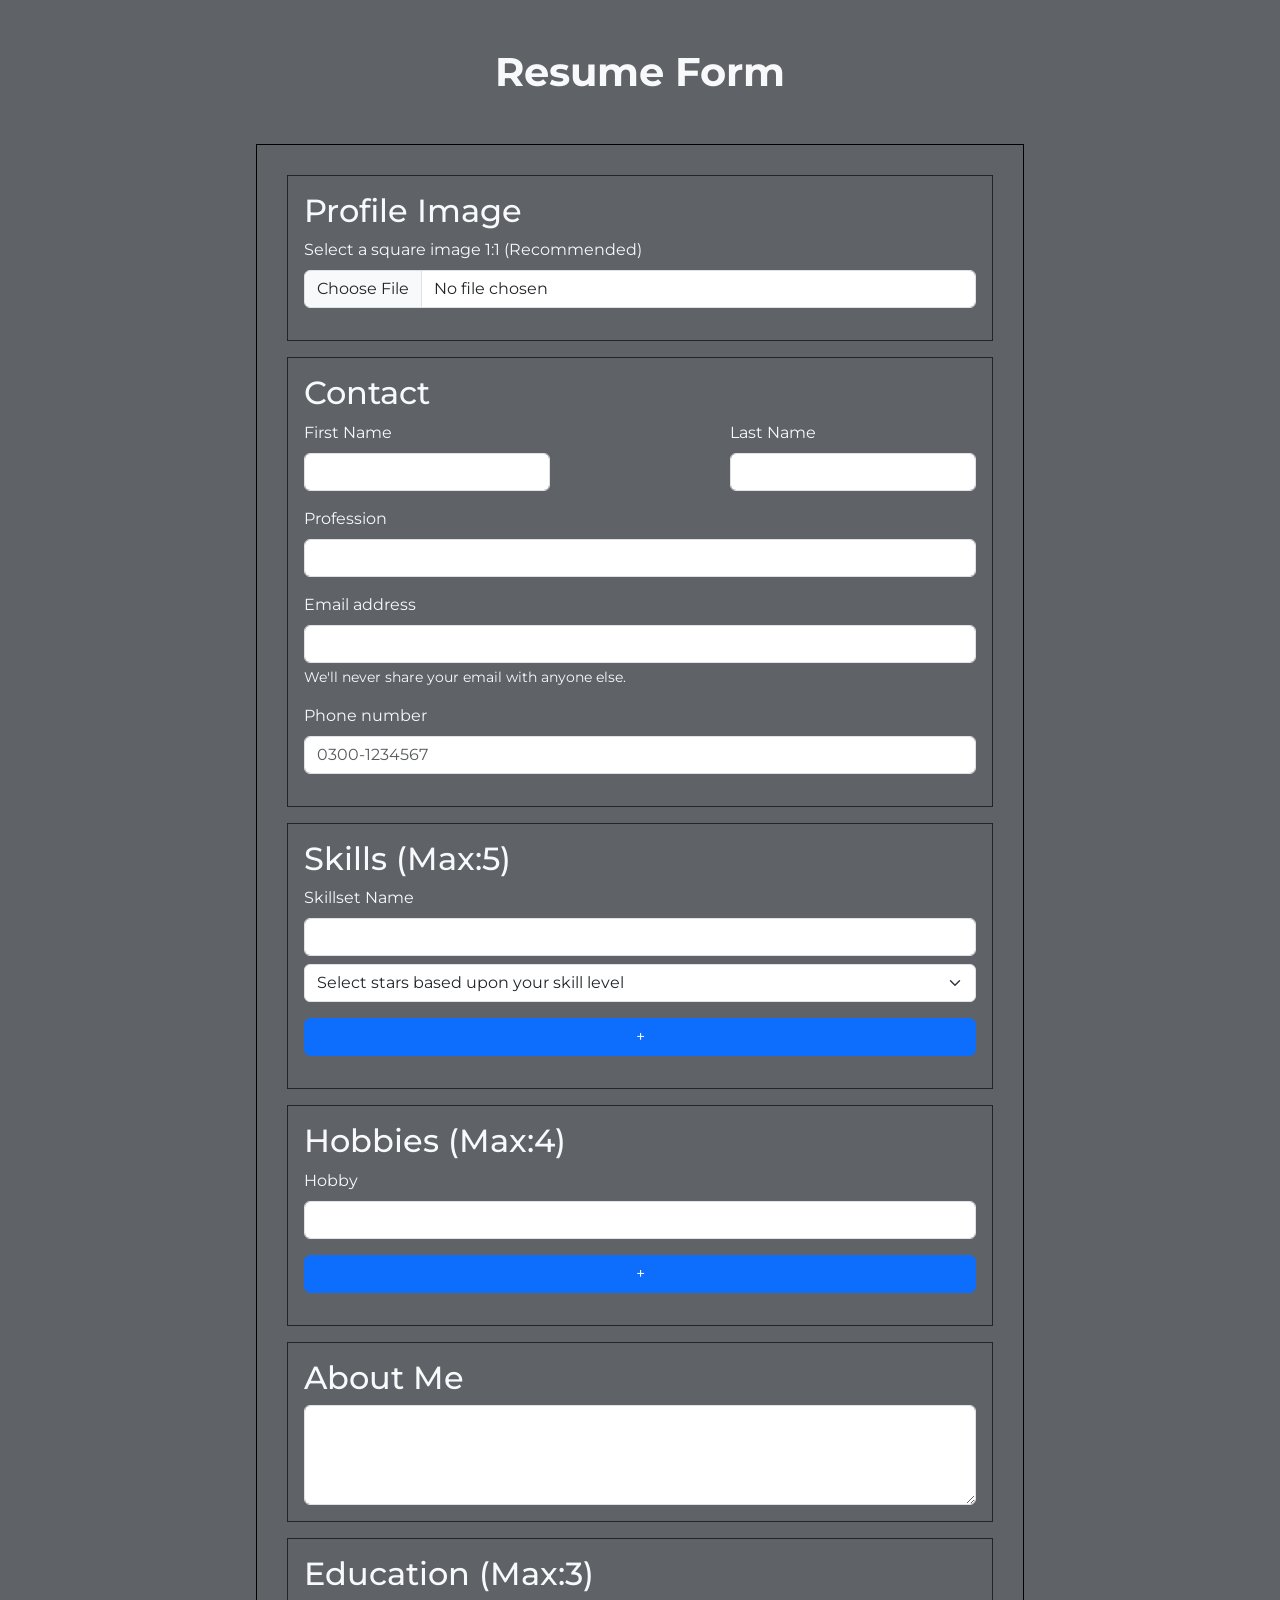
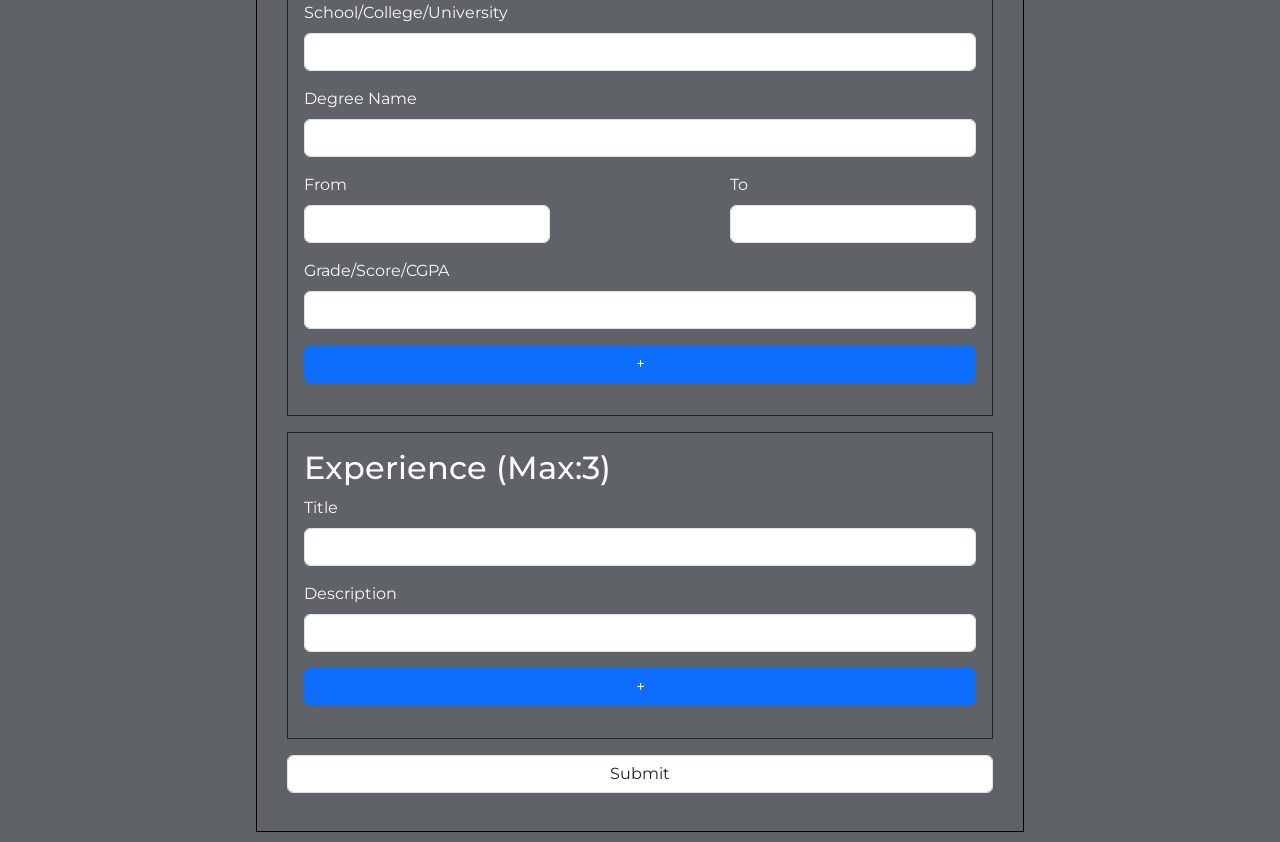
<file: form.html>
<!DOCTYPE html>
<html lang="en">
<head>
    <meta charset="UTF-8">
    <meta http-equiv="X-UA-Compatible" content="IE=edge">
    <meta name="viewport" content="width=device-width, initial-scale=1.0">
    <title>Resume Generator</title>
    <link href="https://cdn.jsdelivr.net/npm/bootstrap@5.1.0/dist/css/bootstrap.min.css" rel="stylesheet">
    <link rel="stylesheet" href="./css/formStyles.css">
</head>
<body>
    <div class="container text-light">
    <h1 class="text-center my-5 fw-bold">Resume Form</h1>
    <div class="form-container">
        <form action="#" method="POST" enctype="multipart/form-data">
            <input type="hidden" name="token" value="HGsZOXpfNC">
            <div class="border border-dark p-3 mb-3">    
                <h2>Profile Image</h2>
                <div class="mb-3">
                    <label class="form-label">Select a square image 1:1 (Recommended)</label>
                    <input class="form-control" name="profile_image" type="file" required>
                </div>
            </div>
            <div class="border border-dark p-3 mb-3">    
                <h2>Contact</h2>
                <div class="d-flex justify-content-between mb-3">
                    <div>
                        <label class="form-label">First Name</label>
                        <input type="text" name="first_name" class="form-control" required>
                    </div>
                    <div>
                        <label class="form-label">Last Name</label>
                        <input type="text" name="last_name" class="form-control" required>
                    </div>
                </div>
                <div class="mb-3">
                    <label class="form-label">Profession</label>
                    <input type="text" class="form-control" name="profession" required>
                </div>
                <div class="mb-3">
                    <label class="form-label">Email address</label>
                    <input type="email" class="form-control" name="email" required>
                    <div class="form-text text-light">We'll never share your email with anyone else.</div>
                </div>
                <div class="mb-3">
                    <label class="form-label">Phone number</label>
                    <input type="tel" class="form-control" id="phone" name="phone" placeholder="0300-1234567" pattern="[0-9]{4}-[0-9]{7}" required>
                </div>
            </div>
            <div class="border border-dark p-3 mb-3">    
                <h2>Skills (Max:5)</h2>
                <div class="mb-3">
                    <label for="exampleInputEmail1" class="form-label">Skillset Name</label>
                    <input type="text" class="form-control" name="skill1" required>
                    <select class="form-select mt-2" name="skill_level1" required>
                        <option value="">Select stars based upon your skill level</option>
                        <option value="1">1 - Novice</option>
                        <option value="2">2 - Advanced Beginner</option>
                        <option value="3">3 - Competent</option>
                        <option value="4">4 - Proficient</option>
                        <option value="5">5 - Expert</option>
                    </select>
                </div>
                <div id="addSkill"></div>
                <div class="mb-3">
                    <button type="button" id="skill_hide" class="btn btn-primary form-control" onclick="addSkill()">+</button>
                </div>
            </div>
            <div class="border border-dark p-3 mb-3">    
                <h2>Hobbies (Max:4)</h2>
                <div class="mb-3">
                    <label for="exampleInputEmail1" class="form-label">Hobby</label>
                    <input type="text" name="hobby1" class="form-control" required>
                </div>
                <div id="addHobby"></div>
                <div class="mb-3">
                    <button type="button" id="hobby_hide" class="btn btn-primary form-control" onclick="addHobby()">+</button>
                </div>
            </div>
            <div class="border border-dark p-3 mb-3">    
                <h2>About Me</h2>
                <div class="form-floating">
                    <textarea class="form-control" name="about_me" style="height: 100px" required></textarea>
                </div>
            </div>
            <div class="border border-dark p-3 mb-3">    
                <h2>Education (Max:3)</h2>
                <div class="mb-3">
                    <label for="exampleInputEmail1" class="form-label">School/College/University</label>
                    <input type="text" name="institute1" class="form-control">
                </div>
                <div class="mb-3">
                    <label for="exampleInputEmail1" class="form-label">Degree Name</label>
                    <input type="text" name="degree1" class="form-control">
                </div>
                <div class="mb-3 d-flex justify-content-between">
                    <div>
                        <label for="exampleInputEmail1" class="form-label">From</label>
                        <input type="text" name="from1" class="form-control">
                    </div>
                    <div>
                        <label for="exampleInputEmail1" class="form-label">To</label>
                        <input type="text" name="to1" class="form-control">
                    </div>
                </div>
                <div class="mb-3">
                    <label for="exampleInputEmail1" class="form-label">Grade/Score/CGPA</label>
                    <input type="text" name="grade1" class="form-control">
                </div>
                <div id="addEducation"></div>
                <div class="mb-3">
                    <button type="button" id="education_hide" class="btn btn-primary form-control" onclick="addEducation()">+</button>
                </div>
            </div>
            <div class="border border-dark p-3 mb-3">    
                <h2>Experience (Max:3)</h2>
                <div class="mb-3">
                    <label for="exampleInputEmail1" class="form-label">Title</label>
                    <input type="text" name="title1" class="form-control">
                </div>
                <div class="mb-3">
                    <label for="exampleInputEmail1" class="form-label">Description</label>
                    <input type="text" name="description1" class="form-control">
                </div>
                <div id="addExperience"></div>
                <div class="mb-3">
                    <button type="button" id="experience_hide" class="btn btn-primary form-control" onclick="addExperience()">+</button>
                </div>
            </div>
            <input type="submit" class="form-control my-2">
        </form>
    </div>
    </div>
    <script src="./js/app.js"></script>
</body>
</html>
</file>
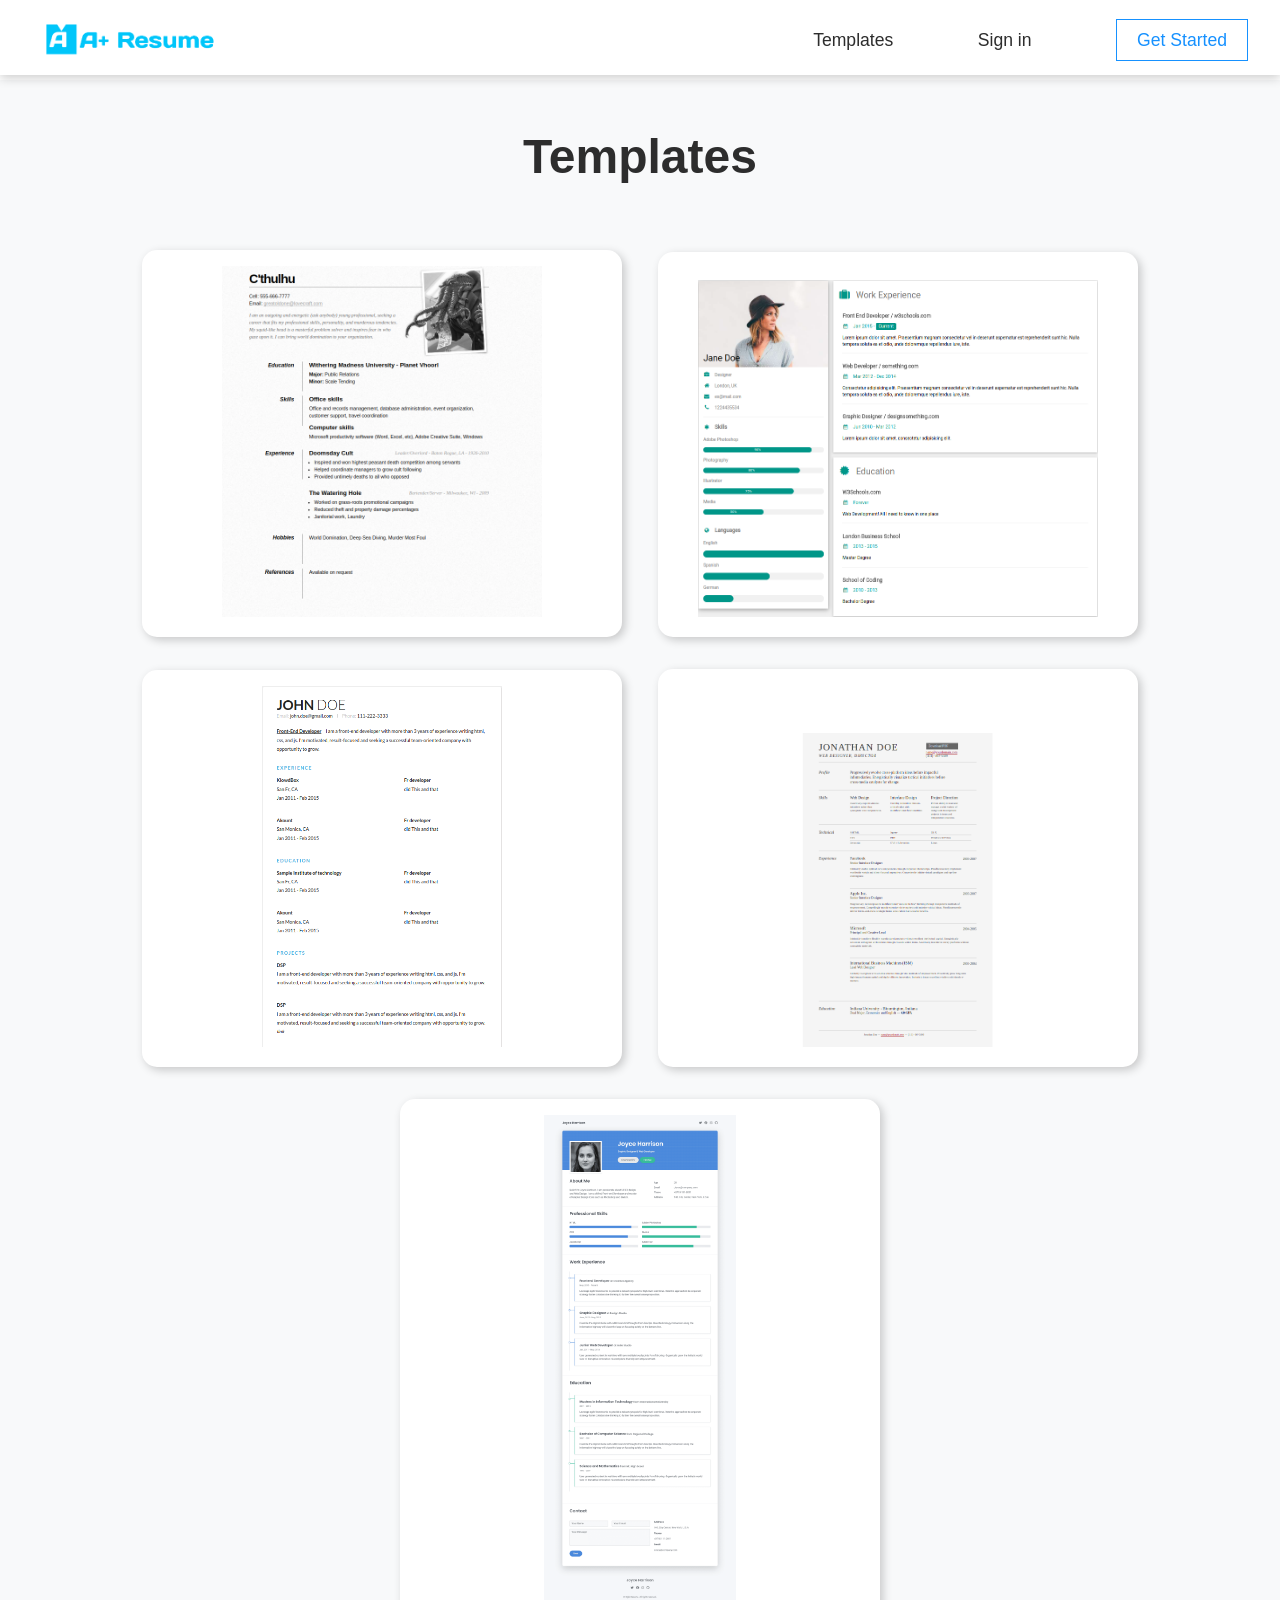
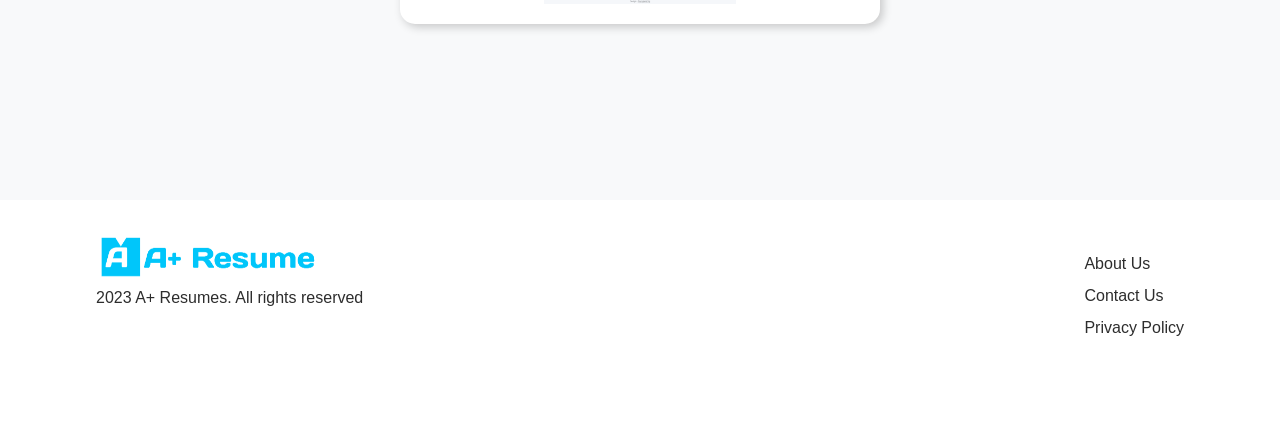
<file: templates.html>
<!DOCTYPE html>
<html lang="en-us">
	<head>
		<meta charset="utf-8">
		<meta name="viewport" content="width=device-width, initial-scale=1.0">
		<title>A+ Resumes</title>
		<link href="./css/templateStyles.css" rel="stylesheet">
	</head>
	<body>
		<!-- header section -->
		<header id="header">
			<div class="botton-box-shadow">
				<div class="header-container">
					<div class="logo-img">
						<img src="./imgs/logo.png" alt="A+ logo">
					</div>
					<div class="nav-bar">
						<ul>
							<li><a href="#">Templates</a></li>
							<li><a href="#">Sign in</a></li>
							<li><a href="#" class="get-started-btn">Get Started</a></li>
						</ul>
					</div>
				</div>
			</div>
		</header>
		<!-- body section -->
		<h1 class="template-heading">Templates</h1>
		<section class="templates-showcase-section">
			<div class="container">
				<div class="center-div">
					<div class="templates tmp-1">
						<img class="img-1" src="./imgs/resume-template-imgs/onePageResume.png" alt="One Page Resume Template">
					</div>
					<div class="templates tmp2">
						<img class="img-2" src="./imgs/resume-template-imgs/resumeTemplateTwo.png" alt="Resume Template Two">
					</div>
					<div class="templates tmp3">
						<img class="img-3" src="./imgs/resume-template-imgs/resumeTemplateOne.png" alt="Resume Template One">
					</div>
					<div class="templates tmp4">
						<img class="img-4" src="./imgs/resume-template-imgs/srt-v0.9.png" alt="srt Template">
					</div>
					<div class="templates tmp5">
						<img class="img-5" src="./imgs/resume-template-imgs/right-resume.png" alt="Right Resume Template">
					</div>
				</div>

			</div>
		</section>


		<!--footer section -->
		<footer>
			<div class="container">
				<div class="footer-left">
					<img src="./imgs/logo.png" alt="A+ logo">
					<p>2023 A+ Resumes. All rights reserved</p>
				</div>
				<div class="footer-right">
					<a href="#">About Us</a><br>
					<a href="#">Contact Us</a><br>
					<a href="#">Privacy Policy</a>
				</div>
			</div>
		</footer>
	</body>
</html>
</file>
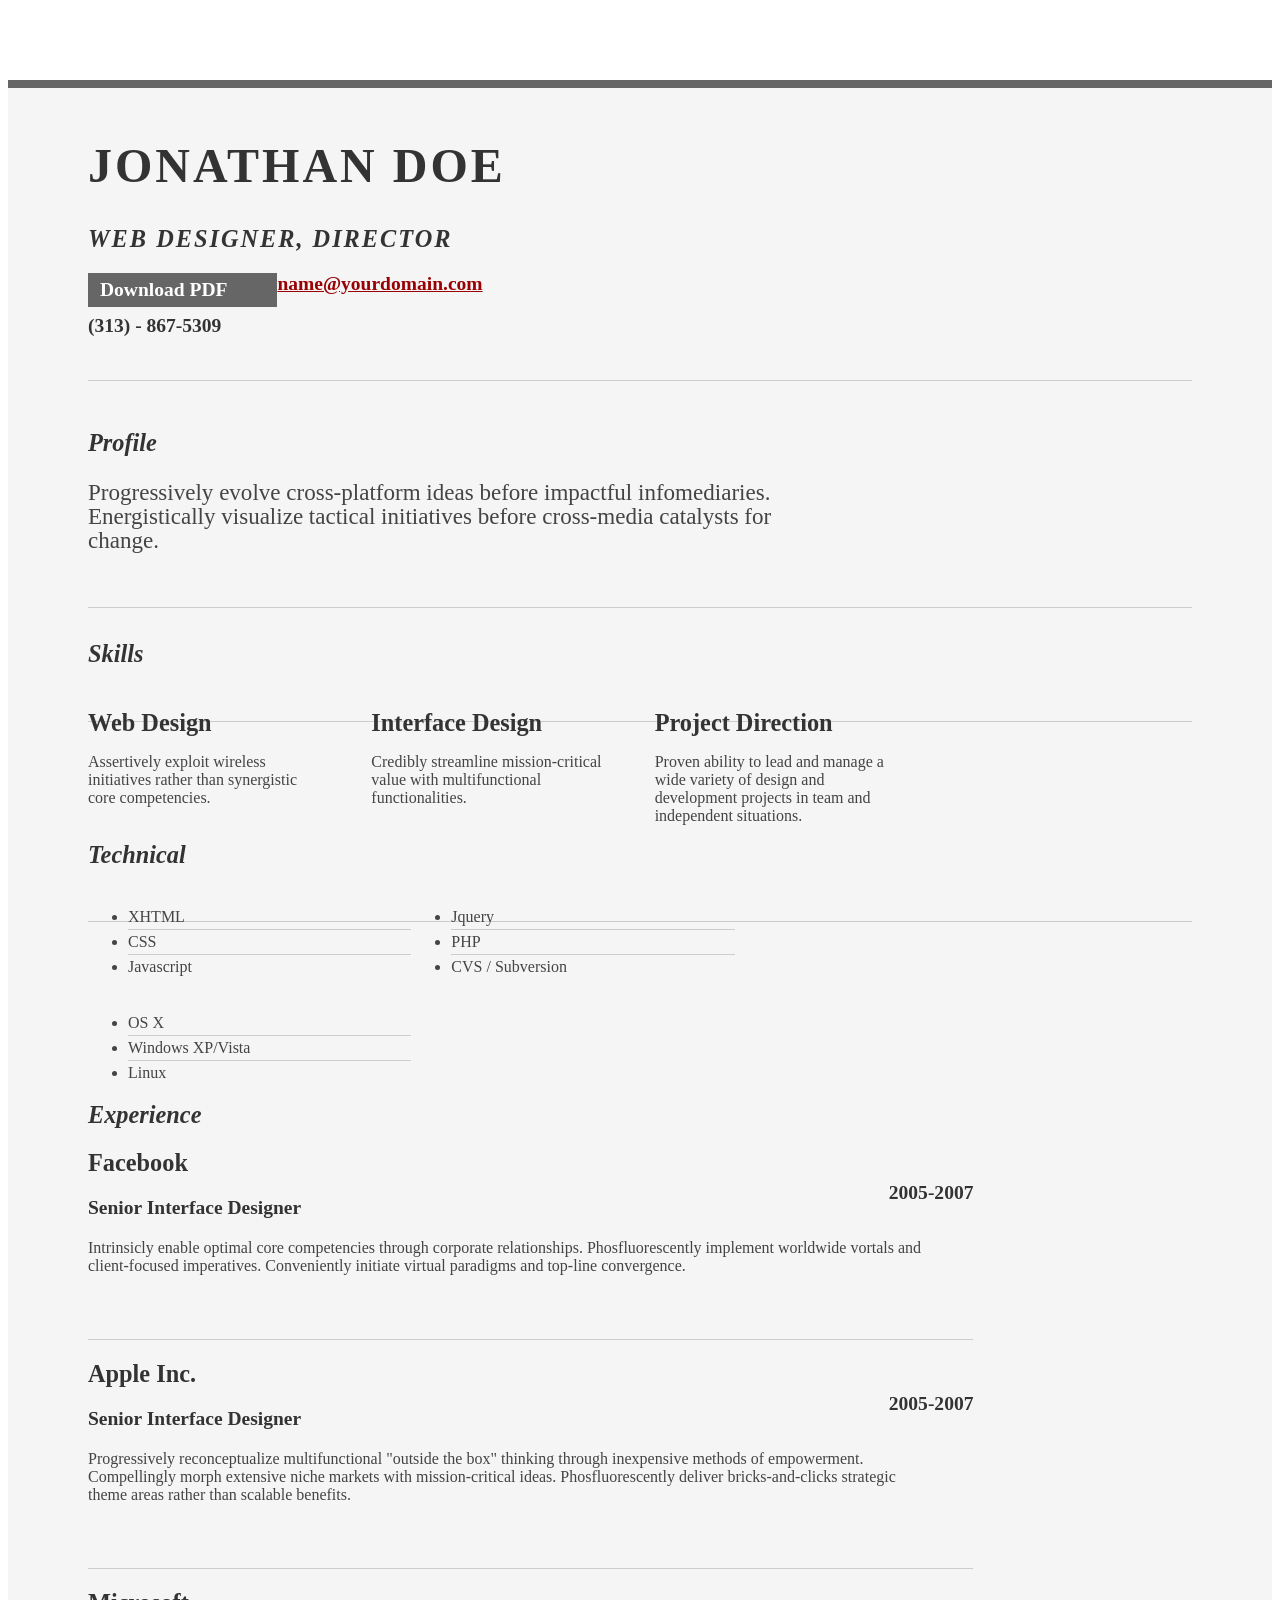
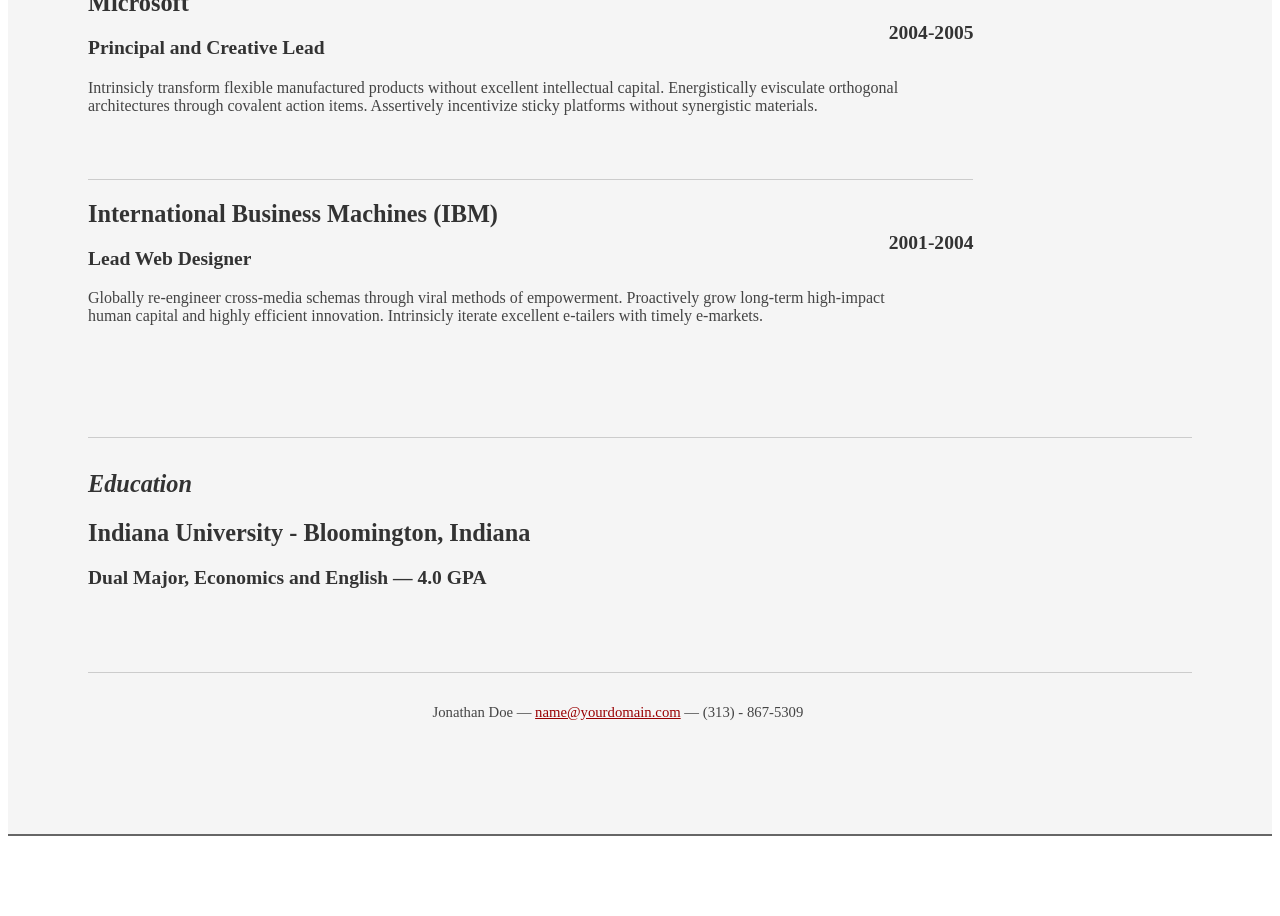
<file: resume-templates/srt-v0.9/srt-resume.html>
<!DOCTYPE html PUBLIC "-//W3C//DTD XHTML 1.0 Strict//EN" "http://www.w3.org/TR/xhtml1/DTD/xhtml1-strict.dtd">
<html>
<head>

	<title>Jonathan Doe | Web Designer, Director | name@yourdomain.com</title>
	<meta http-equiv="content-type" content="text/html; charset=utf-8" />

	<meta name="keywords" content="" />
	<meta name="description" content="" />

	<link rel="stylesheet" type="text/css" href="http://yui.yahooapis.com/2.7.0/build/reset-fonts-grids/reset-fonts-grids.css" media="all" /> 
	<link rel="stylesheet" type="text/css" href="resume.css" media="all" />

</head>
<body>

<div id="doc2" class="yui-t7">
	<div id="inner">
	
		<div id="hd">
			<div class="yui-gc">
				<div class="yui-u first">
					<h1>Jonathan Doe</h1>
					<h2>Web Designer, Director</h2>
				</div>

				<div class="yui-u">
					<div class="contact-info">
						<h3><a id="pdf" href="#">Download PDF</a></h3>
						<h3><a href="mailto:name@yourdomain.com">name@yourdomain.com</a></h3>
						<h3>(313) - 867-5309</h3>
					</div><!--// .contact-info -->
				</div>
			</div><!--// .yui-gc -->
		</div><!--// hd -->

		<div id="bd">
			<div id="yui-main">
				<div class="yui-b">

					<div class="yui-gf">
						<div class="yui-u first">
							<h2>Profile</h2>
						</div>
						<div class="yui-u">
							<p class="enlarge">
								Progressively evolve cross-platform ideas before impactful infomediaries. Energistically visualize tactical initiatives before cross-media catalysts for change. 
							</p>
						</div>
					</div><!--// .yui-gf -->

					<div class="yui-gf">
						<div class="yui-u first">
							<h2>Skills</h2>
						</div>
						<div class="yui-u">

								<div class="talent">
									<h2>Web Design</h2>
									<p>Assertively exploit wireless initiatives rather than synergistic core competencies.	</p>
								</div>

								<div class="talent">
									<h2>Interface Design</h2>
									<p>Credibly streamline mission-critical value with multifunctional functionalities.	 </p>
								</div>

								<div class="talent">
									<h2>Project Direction</h2>
									<p>Proven ability to lead and manage a wide variety of design and development projects in team and independent situations.</p>
								</div>
						</div>
					</div><!--// .yui-gf -->

					<div class="yui-gf">
						<div class="yui-u first">
							<h2>Technical</h2>
						</div>
						<div class="yui-u">
							<ul class="talent">
								<li>XHTML</li>
								<li>CSS</li>
								<li class="last">Javascript</li>
							</ul>

							<ul class="talent">
								<li>Jquery</li>
								<li>PHP</li>
								<li class="last">CVS / Subversion</li>
							</ul>

							<ul class="talent">
								<li>OS X</li>
								<li>Windows XP/Vista</li>
								<li class="last">Linux</li>
							</ul>
						</div>
					</div><!--// .yui-gf-->

					<div class="yui-gf">
	
						<div class="yui-u first">
							<h2>Experience</h2>
						</div><!--// .yui-u -->

						<div class="yui-u">

							<div class="job">
								<h2>Facebook</h2>
								<h3>Senior Interface Designer</h3>
								<h4>2005-2007</h4>
								<p>Intrinsicly enable optimal core competencies through corporate relationships. Phosfluorescently implement worldwide vortals and client-focused imperatives. Conveniently initiate virtual paradigms and top-line convergence. </p>
							</div>

							<div class="job">
								<h2>Apple Inc.</h2>
								<h3>Senior Interface Designer</h3>
								<h4>2005-2007</h4>
								<p>Progressively reconceptualize multifunctional "outside the box" thinking through inexpensive methods of empowerment. Compellingly morph extensive niche markets with mission-critical ideas. Phosfluorescently deliver bricks-and-clicks strategic theme areas rather than scalable benefits. </p>
							</div>

							<div class="job">
								<h2>Microsoft</h2>
								<h3>Principal and Creative Lead</h3>
								<h4>2004-2005</h4>
								<p>Intrinsicly transform flexible manufactured products without excellent intellectual capital. Energistically evisculate orthogonal architectures through covalent action items. Assertively incentivize sticky platforms without synergistic materials. </p>
							</div>


							<div class="job last">
								<h2>International Business Machines (IBM)</h2>
								<h3>Lead Web Designer</h3>
								<h4>2001-2004</h4>
								<p>Globally re-engineer cross-media schemas through viral methods of empowerment. Proactively grow long-term high-impact human capital and highly efficient innovation. Intrinsicly iterate excellent e-tailers with timely e-markets.</p>
							</div>

						</div><!--// .yui-u -->
					</div><!--// .yui-gf -->


					<div class="yui-gf last">
						<div class="yui-u first">
							<h2>Education</h2>
						</div>
						<div class="yui-u">
							<h2>Indiana University - Bloomington, Indiana</h2>
							<h3>Dual Major, Economics and English &mdash; <strong>4.0 GPA</strong> </h3>
						</div>
					</div><!--// .yui-gf -->


				</div><!--// .yui-b -->
			</div><!--// yui-main -->
		</div><!--// bd -->

		<div id="ft">
			<p>Jonathan Doe &mdash; <a href="mailto:name@yourdomain.com">name@yourdomain.com</a> &mdash; (313) - 867-5309</p>
		</div><!--// footer -->

	</div><!-- // inner -->


</div><!--// doc -->


</body>
</html>
</file>
<file: css/styles.css>
*{
	box-sizing: border-box;
	margin: 0;
	padding: 0;
} 
body{
	min-height: 100vh;
	-webkit-font-smoothing: antialised;
	font-family: Roboto,Helvetica Neue, Arial, Noto Sans;
	background-color: #F8F9FA;
	color: #2D2D2D;
}
ul{
	list-style: none;
	margin: 0;
	padding: 0;
}
a{
	text-decoration: none;
}
.container{
	width: 85%;
	margin: auto;
	overflow: hidden;
}
/* header section */
header{
	background-color: #FFFFFF;
	height: 5rem;
}
.header-container{
	width: 95%;
	margin: auto;
	overflow: hidden;
}
.logo-img{
	display: inline-block;
}
.logo-img img{
	width: 11rem;
	margin: 20px 0px 10px 10px;
}
.nav-bar{
	float: right;
	padding-top: 30px;
}
.nav-bar ul li{
	display: inline-block;
	margin-left: 5rem;

}
.nav-bar li a{
	color: #2D2D2D;
}
.nav-bar li a:hover{
	color: #1691FF;
}
.nav-bar li .get-started-btn{
	color: #1691FF;
	border: 1px solid #1691FF;
	padding: 10px 20px;
	text-align: center;
}
.nav-bar li .get-started-btn:hover{
	background-color: #1691FF;
	color: #FFFFFF;
}
.botton-box-shadow{
	box-shadow: 0 3px 10px rgb(0 0 0 / 0.2);
}
.nav-bar a{
	font-size: 1.1rem;
}


/* Main Section */

.head-text{
	font-size: 3rem;
	line-height: 1.2;
}
.sub-text{
	font-size: 1.3rem;
	line-height:1.5;
}

.left-container{
	width: 50%;
	float: left;
}
.left-container-contents{
	margin-top: 11rem;
	width: 80%;
}
.right-container{
	width: 50%;
	float: right;
}
.create-resume-btn{
	margin-top: 2rem;
	background-color: #1691FF;
	color: #FFFFFF;
	border: none;
	padding: 1.3rem;
	font-size: 1rem;
	font-weight: bold;
}

.showcase-img{
	width: 40rem;
	margin-top: 6rem;
}

/* benefits container */

#benefits .container{
	margin-top: 10rem;
}
.benefits-heading-container{
	width:50%;
	margin: auto;
}
.benefits-content-container{
	margin-top: 6rem;
}
h2{
	text-align:center;
	font-size: 3rem;
}
.benefits-contents{
	width: 90%;
	margin-top: 2rem;
}
.benefits-contents h3{
	line-height: 2;
	font-size: 1.5rem;
}
.benefits-contents p{
	line-height: 2;
	font-size: 1rem;
}

/* footer */
footer{
	background-color: #FFFFFF;
	margin-top: 10rem;
	height: 10vh;
	padding-bottom: 15rem;
}
.footer-left{
	float: left;
}
.footer-left img{
	width: 14rem;
	margin-top: 2rem;
}
.footer-left p{
	font-size: 1rem;
}
.footer-right{
	float: right;
	margin-top: 3rem;
}
.footer-right a{
	line-height: 2;
	color: #2D2D2D;
}
.footer-right a:hover{
	color: #1691FF;
}
</file>
<file: resume-templates/resume-template-1/styles.css>
* {
  margin: 0;
  padding: 0;
  box-sizing: border-box;
}
html {
  height: 100%;  
}

body {
  min-height: 100%;  
  background: #eee;
  font-family: 'Lato', sans-serif;
  font-weight: 400;
  color: #222;
  font-size: 14px;
  line-height: 26px;
  padding-bottom: 50px;
}

.container {
  max-width: 700px;   
  background: #fff;
  margin: 0px auto 0px; 
  box-shadow: 1px 1px 2px #DAD7D7;
  border-radius: 3px;  
  padding: 40px;
  margin-top: 50px;
}

.header {
  margin-bottom: 30px;
}
  
  .full-name {
    font-size: 40px;
    text-transform: uppercase;
    margin-bottom: 5px;
  }
  
  .first-name {
    font-weight: 700;
  }
  
  .last-name {
    font-weight: 300;
  }
  
  .contact-info {
    margin-bottom: 20px;
  }
  
  .email ,
  .phone {
    color: #999;
    font-weight: 300;
  } 
  
  .separator {
    height: 10px;
    display: inline-block;
    border-left: 2px solid #999;
    margin: 0px 10px;
  }
  
  .position {
    font-weight: bold;
    display: inline-block;
    margin-right: 10px;
    text-decoration: underline;
  }
}


.details {
  line-height: 20px;
}
  
  .section {
    margin-bottom: 40px;  
  }
  
  .section:last-of-type {
    margin-bottom: 0px;  
  }
  
  .section__title {
    letter-spacing: 2px;
    color: #54AFE4;
    font-weight: bold;
    margin-bottom: 10px;
    text-transform: uppercase;
  }
  
  .section__list-item {
    margin-bottom: 40px;
  }
  
  .section__list-item:last-of-type {
    margin-bottom: 0;
  }
  
  .left ,
  .right {
    vertical-align: top;
    display: inline-block;
  }
  
  .left {
    width: 60%;    
  }
  
  .right {
    tex-align: right;
    width: 39%;    
  }
  
  .name {
    font-weight: bold;
  }
  
  a {
    text-decoration: none;
    color: #000;
    font-style: italic;
  }
  
  a:hover {
    text-decoration: underline;
    color: #000;
  }
  
  
  .skills__item {
    margin-bottom: 10px;  
  }
  
    input{
      display: none;
    }
    
    label {
      display: inline-block;  
      width: 20px;
      height: 20px;
      background: #C3DEF3;
      border-radius: 20px;
      margin-right: 3px;
    }
    
    input:checked + label {
      background: #79A9CE;
    }
</file>
<file: resume-templates/right-resume_free_1-2-0/css/main.css>
/* Buttons */
/* Inputs */
/* Timeline custom component */
.timeline {
  border-left: 2px solid #E6E9ED;
  padding: 1rem 0; }

.timeline-card {
  position: relative;
  margin-left: 31px;
  border-left: 2px solid;
  margin-bottom: 2rem; }

.timeline-card:last-child {
  margin-bottom: 1rem; }

.timeline-card:before {
  content: '';
  display: inline-block;
  position: absolute;
  background-color: #fff;
  border-radius: 10px;
  width: 12px;
  height: 12px;
  top: 20px;
  left: -41px;
  border: 2px solid;
  z-index: 2; }

.timeline-card:after {
  content: '';
  display: inline-block;
  position: absolute;
  background-color: currentColor;
  width: 29px;
  height: 2px;
  top: 25px;
  left: -29px;
  z-index: 1; }

.timeline-card-primary {
  border-left-color: #4A89DC; }

.timeline-card-primary:before {
  border-color: #4A89DC; }

.timeline-card-primary:after {
  background-color: #4A89DC; }

.timeline-card-success {
  border-left-color: #37BC9B; }

.timeline-card-success:before {
  border-color: #37BC9B; }

.timeline-card-success:after {
  background-color: #37BC9B; }

html {
  scroll-behavior: smooth; }

.site-title {
  font-size: 1.25rem;
  line-height: 2.5rem; }

.nav-link {
  padding: 0;
  font-size: 1.25rem;
  line-height: 2.5rem;
  color: rgba(0, 0, 0, 0.5); }

.nav-link:hover,
.nav-link:focus,
.active .nav-link {
  color: rgba(0, 0, 0, 0.8); }

.nav-item + .nav-item {
  margin-left: 1rem; }

.cover {
  border-radius: 10px; }

.cover-bg {
  background-color: #4A89DC;
  background-image: url("data:image/svg+xml,%3Csvg xmlns='http://www.w3.org/2000/svg' width='100' height='100' viewBox='0 0 100 100'%3E%3Cg fill-rule='evenodd'%3E%3Cg fill='%23ffffff' fill-opacity='0.12'%3E%3Cpath opacity='.5' d='M96 [base64] 0v-9h-9v9h9zm-10 0v-9h-9v9h9zm-10 0v-9h-9v9h9zm-10 0v-9h-9v9h9zm-10 0v-9h-9v9h9zm-10 0v-9h-9v9h9zm-10 0v-9h-9v9h9zm-10 0v-9h-9v9h9zm-9-10h9v-9h-9v9zm10 0h9v-9h-9v9zm10 0h9v-9h-9v9zm10 0h9v-9h-9v9zm10 0h9v-9h-9v9zm10 0h9v-9h-9v9zm10 0h9v-9h-9v9zm10 0h9v-9h-9v9zm9-10v-9h-9v9h9zm-10 0v-9h-9v9h9zm-10 0v-9h-9v9h9zm-10 0v-9h-9v9h9zm-10 0v-9h-9v9h9zm-10 0v-9h-9v9h9zm-10 0v-9h-9v9h9zm-10 0v-9h-9v9h9zm-9-10h9v-9h-9v9zm10 0h9v-9h-9v9zm10 0h9v-9h-9v9zm10 0h9v-9h-9v9zm10 0h9v-9h-9v9zm10 0h9v-9h-9v9zm10 0h9v-9h-9v9zm10 0h9v-9h-9v9zm9-10v-9h-9v9h9zm-10 0v-9h-9v9h9zm-10 0v-9h-9v9h9zm-10 0v-9h-9v9h9zm-10 0v-9h-9v9h9zm-10 0v-9h-9v9h9zm-10 0v-9h-9v9h9zm-10 0v-9h-9v9h9zm-9-10h9v-9h-9v9zm10 0h9v-9h-9v9zm10 0h9v-9h-9v9zm10 0h9v-9h-9v9zm10 0h9v-9h-9v9zm10 0h9v-9h-9v9zm10 0h9v-9h-9v9zm10 0h9v-9h-9v9zm9-10v-9h-9v9h9zm-10 0v-9h-9v9h9zm-10 0v-9h-9v9h9zm-10 0v-9h-9v9h9zm-10 0v-9h-9v9h9zm-10 0v-9h-9v9h9zm-10 0v-9h-9v9h9zm-10 0v-9h-9v9h9zm-9-10h9v-9h-9v9zm10 0h9v-9h-9v9zm10 0h9v-9h-9v9zm10 0h9v-9h-9v9zm10 0h9v-9h-9v9zm10 0h9v-9h-9v9zm10 0h9v-9h-9v9zm10 0h9v-9h-9v9z'/%3E%3Cpath d='M6 5V0H5v5H0v1h5v94h1V6h94V5H6z'/%3E%3C/g%3E%3C/g%3E%3C/svg%3E");
  border-radius: 10px 10px 0 0; }

.avatar {
  max-width: 216px;
  max-height: 216px;
  margin-top: 20px;
  text-align: center;
  margin-left: auto;
  margin-right: auto; }

.avatar img {
  /* Safari 6.0 - 9.0 */
  filter: grayscale(100%); }

footer a:not(.nav-link) {
  color: inherit;
  border-bottom: 1px dashed;
  text-decoration: none;
  cursor: pointer; }

@media (min-width: 48em) {
  .site-title {
    float: left; }
  .site-nav {
    float: right; }
  .avatar {
    margin-bottom: -80px;
    margin-left: 0; } }

@media print {
  body {
    background-color: #fff; }
  .container {
    width: auto;
    max-width: 100%;
    padding: 0; }
  .cover, .cover-bg {
    border-radius: 0; }
  .cover.shadow-lg {
    box-shadow: none !important; }
  .cover-bg {
    padding: 5rem !important;
    padding-bottom: 10px !important; }
  .avatar {
    margin-top: -10px; }
  .about-section {
    padding: 6.5rem 5rem 2rem !important; }
  .skills-section,
  .work-experience-section,
  .education-section,
  .contant-section {
    padding: 1.5rem 5rem 2rem !important; }
  .page-break {
    padding-top: 5rem;
    page-break-before: always; } }
</file>
<file: css/formStyles.css>
@import url("https://fonts.googleapis.com/css2?family=Montserrat:wght@400;600&display=swap");
@media print {
  @page {
    margin: 0;
    size: A4;
  }
  * {
    -webkit-print-color-adjust: exact;
  }
}
* {
  font-family: "Montserrat", sans-serif;
  margin: 0px;
  padding: 0px;
  box-sizing: border-box;
}
.form-container
{
    max-width: 768px;
    margin: 10px auto;
    padding: 30px;
    border: 1px solid black;
}
body {
  background: #5f6368;
}

.toCenter {
  width: 100%;
  text-align: center;
  display: flex;
  justify-content: center;
  align-items: center;
}
.grid-container {
  margin: auto;
  display: grid;
  grid-template-columns: 0.33fr 1fr;
  width: 210mm;
  height: 297mm;
  overflow: hidden;
  box-shadow: 0px 0px 10px rgba(0, 0, 0, 0.7);
}
.grid-container .zone-1 {
  padding: 40px 20px;
  padding-left: 35px;
  background: #d1d1d1;
  width: 100%;
  color: #313131;
}
.grid-container .zone-1 .profile {
  display: inline-flex;
  margin-bottom: 5px;
  margin-left: -15px;
  width: 220px;
  height: 220px;
  border-radius: 50%;
  /* background-image: url("https://image.freepik.com/free-photo/waist-up-portrait-handsome-serious-unshaven-male-keeps-hands-together-dressed-dark-blue-shirt-has-talk-with-interlocutor-stands-against-white-wall-self-confident-man-freelancer_273609-16320.jpg"); */
  background-position: center top;
  background-size: 200%;
  border: 4px solid #2c2b29;
}
.grid-container .zone-1 .contact-box {
  margin-top: 10px;
}
.grid-container .zone-1 .contact-box > * {
  width: 100%;
  display: grid;
  grid-template-columns: 0.3fr 1fr;
  margin-top: 25px;
  align-items: center;
}
.grid-container .zone-1 .contact-box > * i {
  font-size: 1.3em;
}
.grid-container .zone-1 .contact-box > * .text {
  display: inline-flex;
  word-break: break-all;
}
.grid-container .zone-1 .personal-box {
  margin-top: 35px;
}
.grid-container .zone-1 .personal-box > *:not(.title) {
  margin: 25px 0px;
  grid-template-columns: 0.55fr 1fr;
  display: grid;
}
.grid-container .zone-1 .personal-box .progress .dot {
  display: inline-block;
  width: 10px;
  height: 10px;
  background-color: #313131;
  border-radius: 50%;
  margin-left: 4px;
}
.margin-20
{
  margin-left: 20px;
  margin-bottom: 10px;
  /* vertical-align: baseline; */
}
li::marker
{
  /* margin-left: 20px; */
 font-size: 2rem;
  color: #9db858;
}
.d-flex
{
  display: flex;
}
.align-items-center
{
  align-items: center;
  padding-top: 1rem;
}
.circle
{
  display: block;
  width: 10px;
  height: 10px;
  background-color: #9db858;
  border-radius: 50%;
  margin-right: 10px;
}
.grid-container .zone-1 .personal-box .progress .fa-star.active {
  color: #9db858;
  margin-right: 5px;
}
.grid-container .zone-1 .hobbies-box {
  margin-top: 35px;
}
.grid-container .zone-1 .hobbies-box .logo {
  margin: 10px 0px;
  display: grid;
  grid-template: 1fr 1fr/1fr 1fr;
  font-size: 2.8em;
  grid-row-gap: 15px;
}
.grid-container .zone-2 {
  background: #2c2b29;
  padding: 40px 20px;
  padding-right: 75px;
  color: #b5b5b4;
}
.grid-container .zone-2 .headTitle {
  font-size: 2.1em;
  color: #9db858;
}
.grid-container .zone-2 .headTitle h1 {
  font-weight: 400 !important;
}
.grid-container .zone-2 .subTitle h1 {
  font-weight: 400 !important;
}
.grid-container .zone-2 .box {
  display: inline-block;
  padding: 2px 70px 2px 20px;
  margin-left: -20px;
  margin-top: 35px;
  background: #9db858;
  color: #2c2b29;
}
.grid-container .zone-2 .group-1 .desc {
  margin-top: 15px;
  line-height: 1.5;
}
.grid-container .zone-2 .group-2 .desc {
  margin-top: 15px;
  margin-left: 20px;
}
.grid-container .zone-2 .group-2 .desc ul {
  position: relative;
  margin-top: 20px;
  margin-left: 5px;
}
.grid-container .zone-2 .group-2 .desc ul:before {
  content: "";
  position: absolute;
  top: 12px;
  left: -22px;
  width: 10px;
  height: 10px;
  border-radius: 50%;
  background: #9db858;
}
.grid-container .zone-2 .group-2 .desc ul li {
  list-style-type: none;
  position: relative;
}
.grid-container .zone-2 .group-2 .desc ul li:before {
  content: "";
  position: absolute;
  top: 12px;
  left: -18px;
  height: 60px;
  border-left: 2px solid #9db858;
}
.grid-container .zone-2 .group-2 .desc ul:last-of-type li:before {
  content: none;
}
.grid-container .zone-2 .group-2 .desc ul li div:last-of-type {
  color: #9db858;
  font-weight: bold;
}
.grid-container .zone-2 .group-3 .desc {
  margin-top: 15px;
  margin-left: 20px;
}
.grid-container .zone-2 .group-3 .desc ul {
  position: relative;
  margin-top: 20px;
  margin-left: 5px;
}
.grid-container .zone-2 .group-3 .desc ul:before {
  content: "";
  position: absolute;
  top: 30px;
  left: -22px;
  width: 10px;
  height: 10px;
  border-radius: 50%;
  background: #9db858;
}
.grid-container .zone-2 .group-3 .desc ul li {
  list-style-type: none;
  position: relative;
}
.grid-container .zone-2 .group-3 .desc ul li:before {
  content: "";
  position: absolute;
  top: 30px;
  left: -18px;
  height: 100px;
  border-left: 2px solid #9db858;
}
.grid-container .zone-2 .group-3 .desc ul:last-of-type li:before {
  content: none;
}
.grid-container .zone-2 .group-3 .desc ul li div:nth-child(2) {
  color: #9db858;
  font-weight: bold;
}
</file>
<file: css/templateStyles.css>
*{
	box-sizing: border-box;
	margin: 0;
	padding: 0;
}
body{
	min-height: 100vh;
	-webkit-font-smoothing: antialised;
	font-family: Roboto,Helvetica Neue, Arial, Noto Sans;
	background-color: #F8F9FA;
	color: #2D2D2D;
}
ul{
	list-style: none;
	margin: 0;
	padding: 0;
}
a{
	text-decoration: none;
}
.container{
	width: 85%;
	margin: auto;
	overflow: hidden;
}
/* header section */
header{
	background-color: #FFFFFF;
	height: 5rem;
}
.header-container{
	width: 95%;
	margin: auto;
	overflow: hidden;
}
.logo-img{
	display: inline-block;
}
.logo-img img{
	width: 11rem;
	margin: 20px 0px 10px 10px;
}
.nav-bar{
	float: right;
	padding-top: 30px;
}
.nav-bar ul li{
	display: inline-block;
	margin-left: 5rem;

}
.nav-bar li a{
	color: #2D2D2D;
}
.nav-bar li a:hover{
	color: #1691FF;
}
.nav-bar li .get-started-btn{
	color: #1691FF;
	border: 1px solid #1691FF;
	padding: 10px 20px;
	text-align: center;
}
.nav-bar li .get-started-btn:hover{
	background-color: #1691FF;
	color: #FFFFFF;
}
.botton-box-shadow{
	box-shadow: 0 3px 10px rgb(0 0 0 / 0.2);
}
.nav-bar a{
	font-size: 1.1rem;
}

/* template showcase section */
.template-heading{
	font-size: 3rem;
	line-height: 1.2;
	text-align: center;
	margin-top: 3rem;
	margin-bottom: 3rem;
}
.templates{
	width: 30rem;
	display: inline-block;
	background-color: #FFFFFF;
	padding: 1rem;
	text-align: center;
	box-shadow: 3px 3px 10px rgb(0 0 0 / 0.2);
	margin: 1rem;
	border-radius: 15px;
	transition: 1s;
}
.templates:hover{
	transform: scale(1.3);
}
.center-div{
	text-align:center;
}
.img-1{
	width: 20rem;
}
.img-2{
	width: 25rem;
}
.img-3{
	width: 15rem;
}
.img-4{
	width: 12rem;
}
.img-5{
	width: 12rem;
}
.tmp2{
	padding-top: 1.8rem;
}
.tmp4{
	padding-top: 4rem;
}

/* footer */
footer{
	background-color: #FFFFFF;
	margin-top: 10rem;
	height: 10vh;
	padding-bottom: 15rem;
}
.footer-left{
	float: left;
}
.footer-left img{
	width: 14rem;
	margin-top: 2rem;
}
.footer-left p{
	font-size: 1rem;
}
.footer-right{
	float: right;
	margin-top: 3rem;
}
.footer-right a{
	line-height: 2;
	color: #2D2D2D;
}
.footer-right a:hover{
	color: #1691FF;
}
</file>
<file: resume-templates/srt-v0.9/resume.css>
/*
---------------------------------------------------------------------------------
	STRIPPED DOWN RESUME TEMPLATE
    html resume

    v0.9: 5/28/09

    design and code by: thingsthatarebrown.com 
                        (matt brown)
---------------------------------------------------------------------------------
*/


.msg { padding: 10px; background: #222; position: relative; }
.msg h1 { color: #fff;  }
.msg a { margin-left: 20px; background: #408814; color: white; padding: 4px 8px; text-decoration: none; }
.msg a:hover { background: #266400; }

/* //-- yui-grids style overrides -- */
body { font-family: Georgia; color: #444; }
#inner { padding: 10px 80px; margin: 80px auto; background: #f5f5f5; border: solid #666; border-width: 8px 0 2px 0; }
.yui-gf { margin-bottom: 2em; padding-bottom: 2em; border-bottom: 1px solid #ccc; }

/* //-- header, body, footer -- */
#hd { margin: 2.5em 0 3em 0; padding-bottom: 1.5em; border-bottom: 1px solid #ccc }
#hd h2 { text-transform: uppercase; letter-spacing: 2px; }
#bd, #ft { margin-bottom: 2em; }

/* //-- footer -- */
#ft { padding: 1em 0 5em 0; font-size: 92%; border-top: 1px solid #ccc; text-align: center; }
#ft p { margin-bottom: 0; text-align: center;   }

/* //-- core typography and style -- */
#hd h1 { font-size: 48px; text-transform: uppercase; letter-spacing: 3px; }
h2 { font-size: 152% }
h3, h4 { font-size: 122%; }
h1, h2, h3, h4 { color: #333; }
p { font-size: 100%; line-height: 18px; padding-right: 3em; }
a { color: #990003 }
a:hover { text-decoration: none; }
strong { font-weight: bold; }
li { line-height: 24px; border-bottom: 1px solid #ccc; }
p.enlarge { font-size: 144%; padding-right: 6.5em; line-height: 24px; }
p.enlarge span { color: #000 }
.contact-info { margin-top: 7px; }
.first h2 { font-style: italic; }
.last { border-bottom: 0 }


/* //-- section styles -- */

a#pdf { display: block; float: left; background: #666; color: white; padding: 6px 50px 6px 12px; margin-bottom: 6px; text-decoration: none;  }
a#pdf:hover { background: #222; }

.job { position: relative; margin-bottom: 1em; padding-bottom: 1em; border-bottom: 1px solid #ccc; }
.job h4 { position: absolute; top: 0.35em; right: 0 }
.job p { margin: 0.75em 0 3em 0; }

.last { border: none; }
.skills-list {  }
.skills-list ul { margin: 0; }
.skills-list li { margin: 3px 0; padding: 3px 0; }
.skills-list li span { font-size: 152%; display: block; margin-bottom: -2px; padding: 0 }
.talent { width: 32%; float: left }
.talent h2 { margin-bottom: 6px; }

#srt-ttab { margin-bottom: 100px; text-align: center;  }
#srt-ttab img.last { margin-top: 20px }

/* --// override to force 1/8th width grids -- */
.yui-gf .yui-u{width:80.2%;}
.yui-gf div.first{width:12.3%;}
</file>
